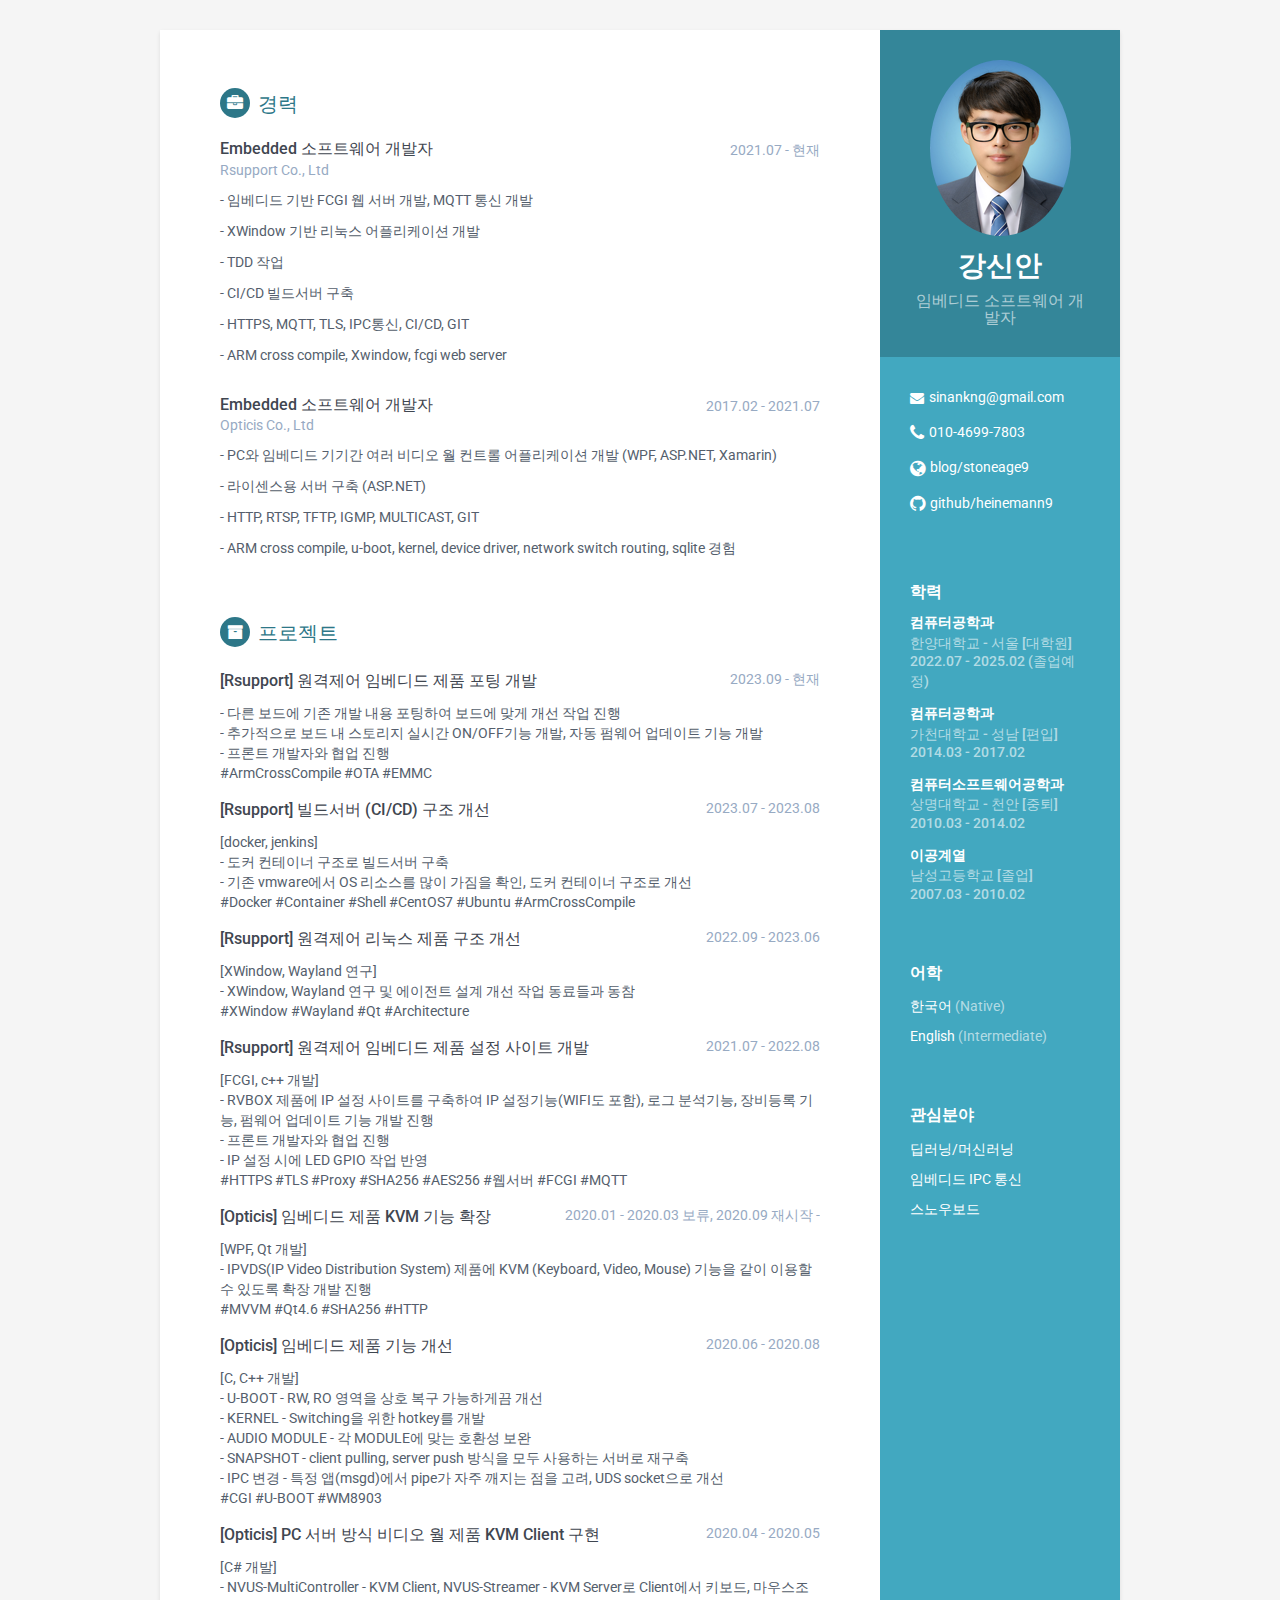
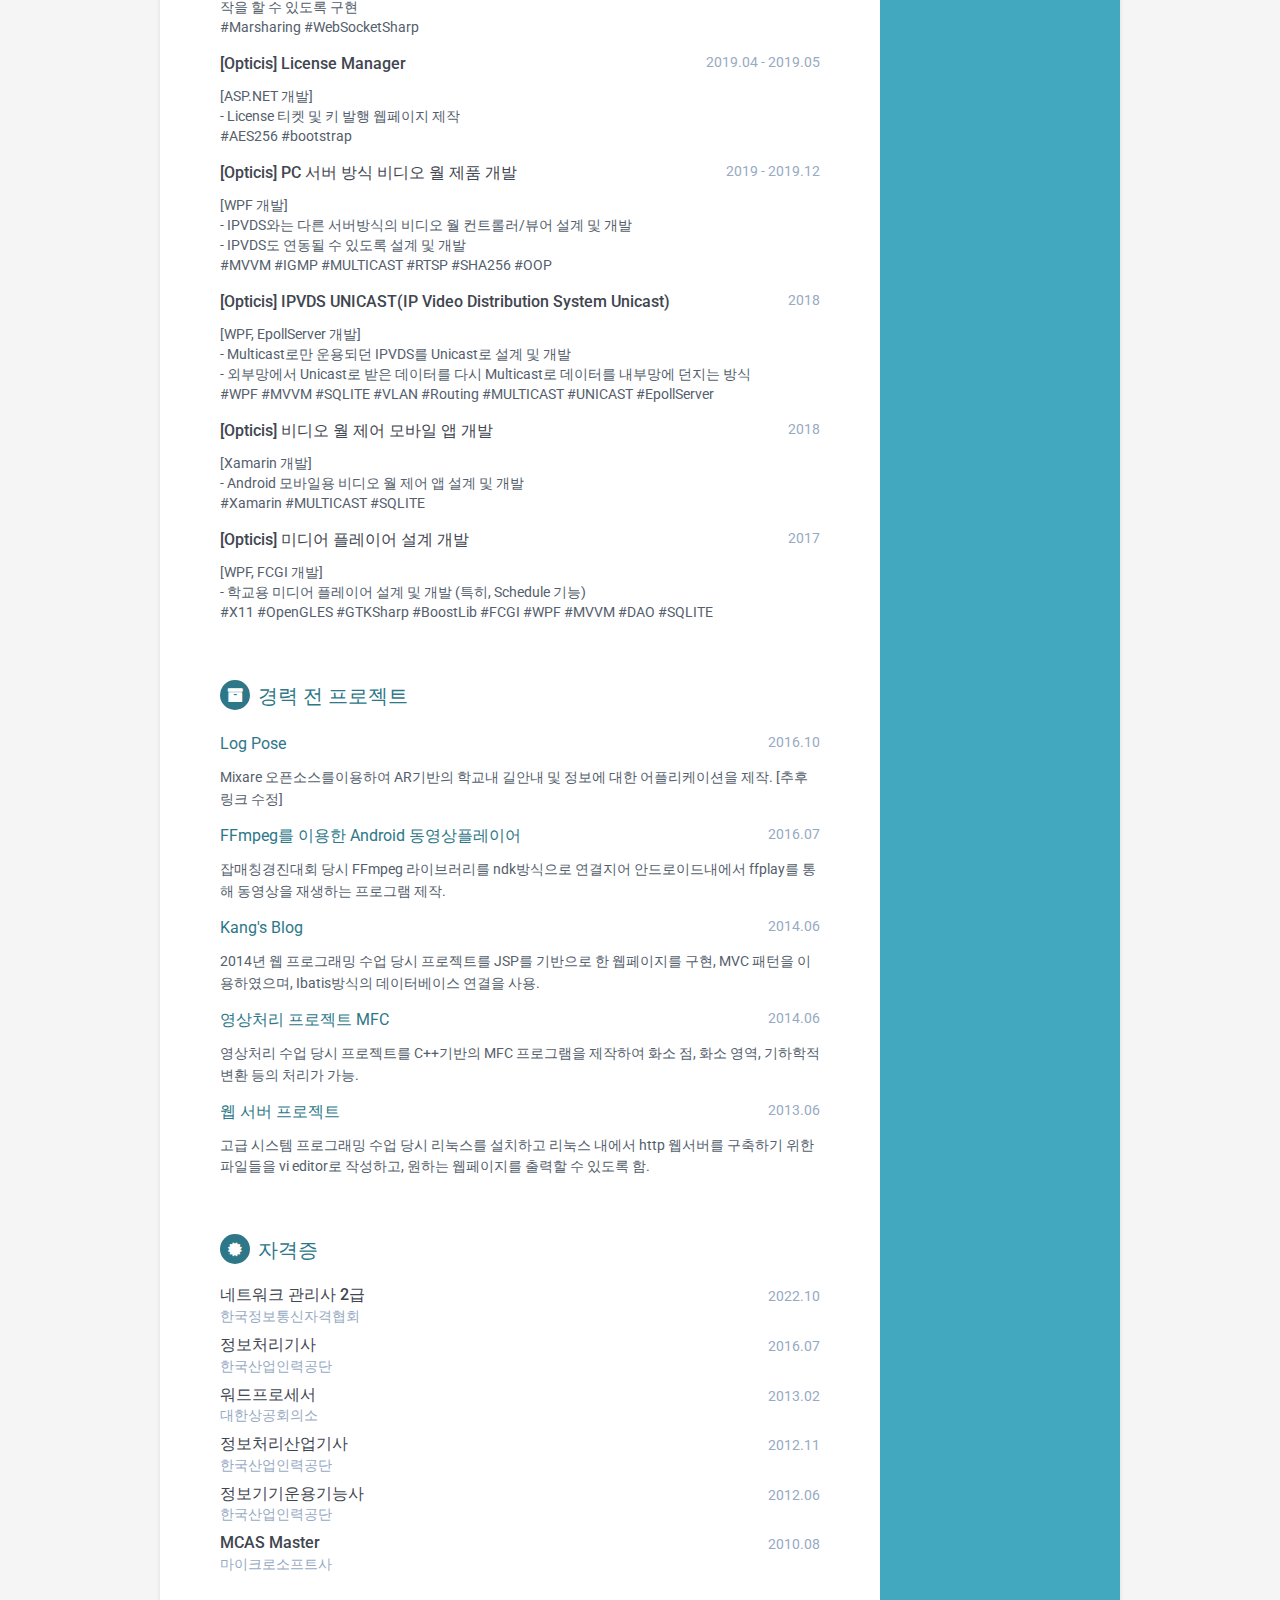
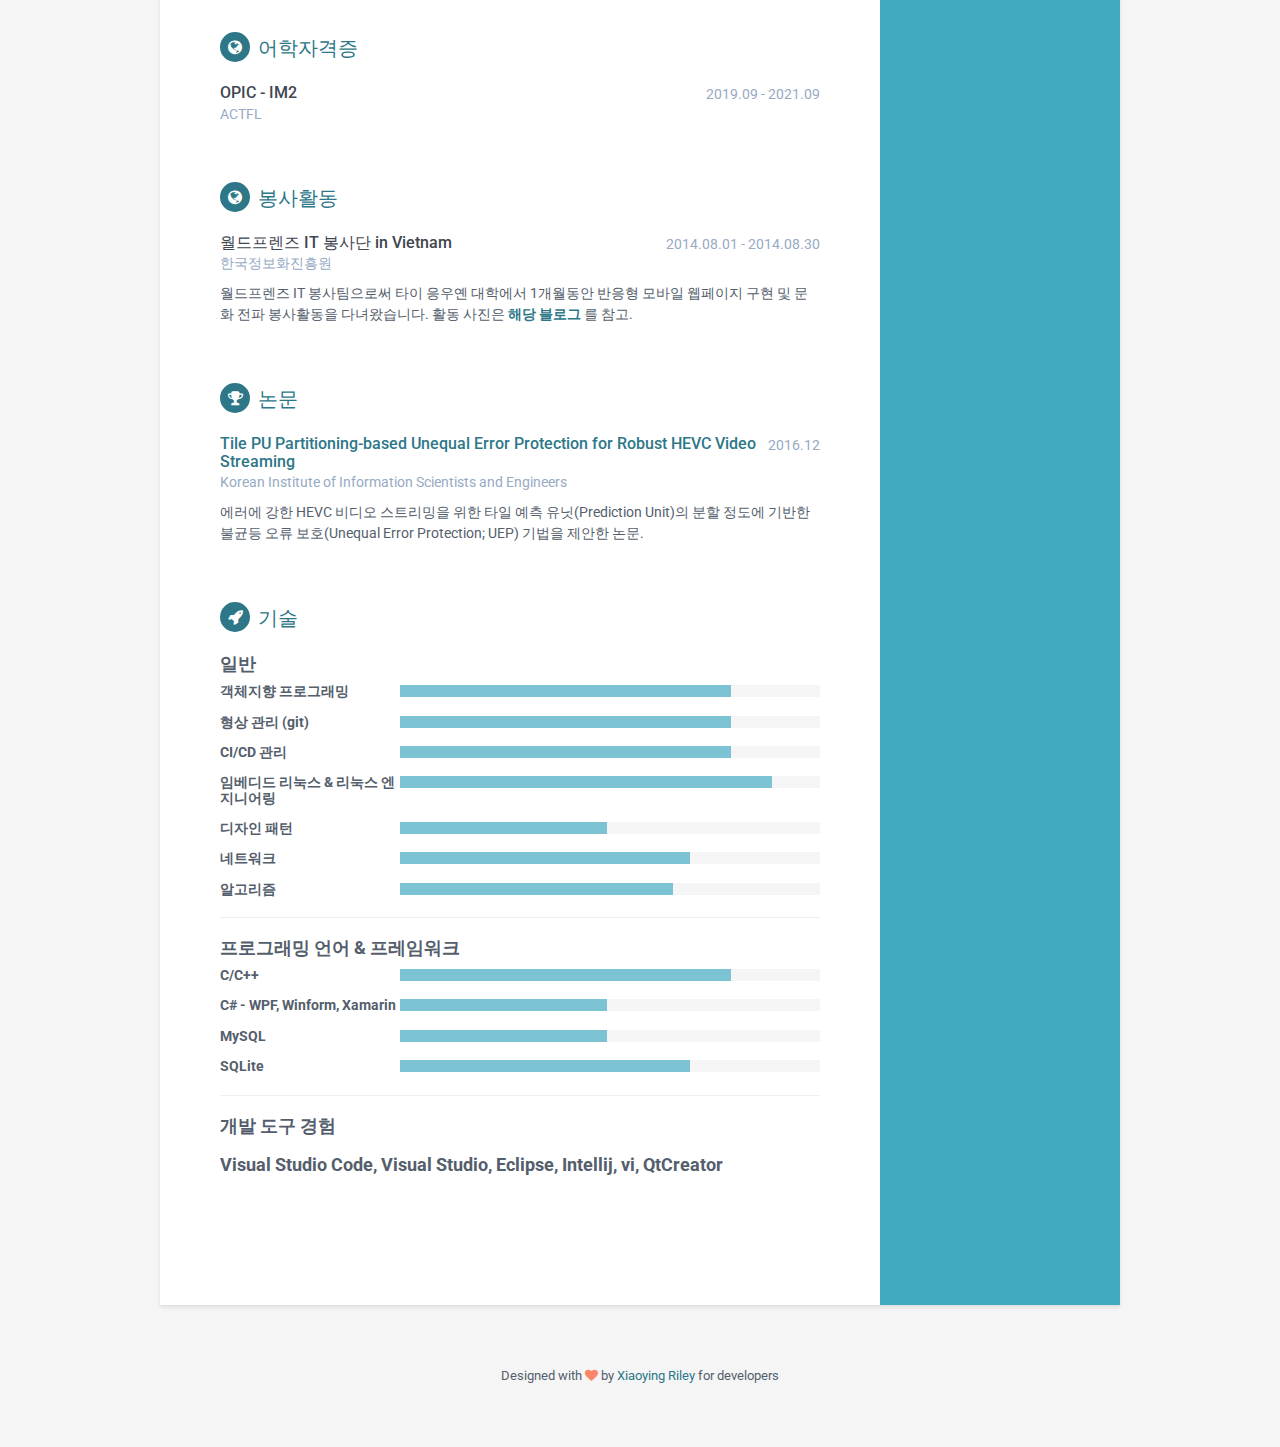
<file: index.html>
﻿<!DOCTYPE html>
<!--[if IE 8]> <html lang="en" class="ie8"> <![endif]-->
<!--[if IE 9]> <html lang="en" class="ie9"> <![endif]-->
<!--[if !IE]><!-->
<html lang="en">
<!--<![endif]-->

<head>
    <title>KSA port-folio</title>
    <!-- Meta -->
    <meta charset="utf-8">
    <meta http-equiv="X-UA-Compatible" content="IE=edge">
    <meta name="viewport" content="width=device-width, initial-scale=1.0">
    <meta name="description" content="Responsive HTML5 Resume/CV Template for Developers">
    <meta name="author" content="Xiaoying Riley at 3rd Wave Media">
    <link rel="shortcut icon" href="favicon.ico">
    <link
        href='https://fonts.googleapis.com/css?family=Roboto:400,500,400italic,300italic,300,500italic,700,700italic,900,900italic'
        rel='stylesheet' type='text/css'>
    <!-- Global CSS -->
    <link rel="stylesheet" href="../assets/plugins/bootstrap/css/bootstrap.min.css">
    <!-- Plugins CSS -->
    <link rel="stylesheet" href="../assets/plugins/font-awesome/css/font-awesome.css">

    <!-- Theme CSS -->
    <link id="theme-style" rel="stylesheet" href="../assets/css/styles.css">
    <!-- HTML5 shim and Respond.js for IE8 support of HTML5 elements and media queries -->
    <!--[if lt IE 9]>
      <script src="https://oss.maxcdn.com/html5shiv/3.7.2/html5shiv.min.js"></script>
      <script src="https://oss.maxcdn.com/respond/1.4.2/respond.min.js"></script>
    <![endif]-->
</head>

<body>
    <div class="wrapper">
        <div class="sidebar-wrapper">
            <div class="profile-container">
                <img class="profile" src="../assets/images/profile.png" alt="" />
                <h1 class="name">강신안</h1>
                <h3 class="tagline">임베디드 소프트웨어 개발자</h3>
                <!--<div class="lang-select">
                    <a href="../en/index.html">English</a> | <a href="../ko/index.html">Korean</a>
                </div>-->
            </div><!--//profile-container-->
            <div class="contact-container container-block">
                <ul class="list-unstyled contact-list">
                    <li class="email"><i class="fa fa-envelope"></i><a
                            href="mailto: sinankng@gmail.com">sinankng@gmail.com</a></li>
                    <li class="phone"><i class="fa fa-phone"></i><a href="tel:010 4699 7803">010-4699-7803</a></li>
                    <li class="website"><i class="fa fa-globe"></i><a href="http://blog.naver.com/stoneage9"
                            target="_blank">blog/stoneage9</a></li>
                    <li class="github"><i class="fa fa-github"></i><a href="https://github.com/heinemann9"
                            target="_blank">github/heinemann9</a></li>
                </ul>
            </div><!--//contact-container-->
            <div class="education-container container-block">
                <h2 class="container-block-title">학력</h2>
                <div class="item">
                    <h4 class="degree">컴퓨터공학과</h4>
                    <h5 class="meta">한양대학교 - 서울 [대학원]</h5>
                    <div class="time">2022.07 - 2025.02 (졸업예정)</div>
                </div><!--//item-->
                <div class="item">
                    <h4 class="degree">컴퓨터공학과</h4>
                    <h5 class="meta">가천대학교 - 성남 [편입]</h5>
                    <div class="time">2014.03 - 2017.02</div>
                </div><!--//item-->
                <div class="item">
                    <h4 class="degree">컴퓨터소프트웨어공학과</h4>
                    <h5 class="meta">상명대학교 - 천안 [중퇴]</h5>
                    <div class="time">2010.03 - 2014.02</div>
                </div><!--//item-->
                <div class="item">
                    <h4 class="degree">이공계열</h4>
                    <h5 class="meta">남성고등학교 [졸업]</h5>
                    <div class="time">2007.03 - 2010.02</div>
                </div><!--//item-->
            </div><!--//education-container-->
            <div class="languages-container container-block">
                <h2 class="container-block-title">어학</h2>
                <ul class="list-unstyled interests-list">
                    <li>한국어 <span class="lang-desc">(Native)</span></li>
                    <li>English <span class="lang-desc">(Intermediate)</span></li>
                </ul>
            </div><!--//interests-->
            <div class="interests-container container-block">
                <h2 class="container-block-title">관심분야</h2>
                <ul class="list-unstyled interests-list">
                    <li>딥러닝/머신러닝</li>
                    <li>임베디드 IPC 통신</li>
                    <li>스노우보드</li>
                </ul>
            </div><!--//interests-->
        </div><!--//sidebar-wrapper-->
        <div class="main-wrapper">
            <!--<section class="section summary-section">
                <h2 class="section-title"><i class="fa fa-user"></i>소개</h2>
                <div class="summary">
                    <p>경험이 다양한 임베디드 소프트웨어 개발자입니다. 현재 알서포트란 회사에 다니고 있으며 원격제어에 관련된 업무를 진행하며 임베디드 리눅스  들을 통해 여러 Protocol을 이용한 프로그램을 제작하고 있습니다.
                        컴퓨터 공학을 전공하였으며, MCSL(Multimedia Communication and Systems Lab)에서 학부연구생으로 UEP(Unequal Error
                        Protection)연구를 진행하여 논문을 제출한 적이 있습니다. 꾸준한 학술, 어플동아리 활동 경력이 있으며, IT 해외 봉사로써 베트남 현지대학의 반응형 모바일 웹페이지
                        구현, 학부연구생으로서 논문제출 등의 경험이 있습니다. 최근 관심 분야는 머신러닝/딥러닝입니다. </p>
                </div>
            </section>-->
            <section class="section experiences-section">
                <h2 class="section-title"><i class="fa fa-briefcase"></i>경력</h2>
                <div class="item">
                    <div class="meta">
                        <div class="upper-row">
                            <h3 class="job-title">Embedded 소프트웨어 개발자</h3>
                            <div class="time">2021.07 - 현재</div>
                        </div><!--//upper-row-->
                        <div class="company">Rsupport Co., Ltd</div>
                    </div><!--//meta-->
                    <div class="details">
                        <p>- 임베디드 기반 FCGI 웹 서버 개발, MQTT 통신 개발</p>
                        <p>- XWindow 기반 리눅스 어플리케이션 개발</p>
                        <p>- TDD 작업</p>
                        <p>- CI/CD 빌드서버 구축</p>
                        <p>- HTTPS, MQTT, TLS, IPC통신, CI/CD, GIT</p>
                        <p>- ARM cross compile, Xwindow, fcgi web server</p>
                    </div><!--//details-->
                </div><!--//item-->
                <div class="item">
                    <div class="meta">
                        <div class="upper-row">
                            <h3 class="job-title">Embedded 소프트웨어 개발자</h3>
                            <div class="time">2017.02 - 2021.07</div>
                        </div><!--//upper-row-->
                        <div class="company">Opticis Co., Ltd</div>
                    </div><!--//meta-->
                    <div class="details">
                        <p>- PC와 임베디드 기기간 여러 비디오 월 컨트롤 어플리케이션 개발 (WPF, ASP.NET, Xamarin)</p>
                        <p>- 라이센스용 서버 구축 (ASP.NET)</p>
                        <p>- HTTP, RTSP, TFTP, IGMP, MULTICAST, GIT</p>
                        <p>- ARM cross compile, u-boot, kernel, device driver, network switch routing, sqlite 경험</p>
                    </div><!--//details-->
                </div><!--//item-->
            </section><!--//section-->
            <section class="section projects-section">
                <h2 class="section-title"><i class="fa fa-archive"></i>프로젝트</h2>
                <div class="item">
                    <div class="meta">
                        <div class="upper-row">
                            <span class="job-title">
                                <p>[Rsupport] 원격제어 임베디드 제품 포팅 개발</p>
                            </span>
                            <div class="time">2023.09 - 현재</div>
                            <div>- 다른 보드에 기존 개발 내용 포팅하여 보드에 맞게 개선 작업 진행</div>
                            <div>- 추가적으로 보드 내 스토리지 실시간 ON/OFF기능 개발, 자동 펌웨어 업데이트 기능 개발</div>
                            <div>- 프론트 개발자와 협업 진행</div>
                            <div>#ArmCrossCompile #OTA #EMMC</div>
                        </div><!--//upper-row-->
                    </div><!--//meta-->
                </div><!--//item-->
                <div class="item">
                    <div class="meta">
                        <div class="upper-row">
                            <span class="job-title">
                                <p>[Rsupport] 빌드서버 (CI/CD) 구조 개선</p>
                            </span>
                            <div class="time">2023.07 - 2023.08</div>
                            <div>[docker, jenkins]</div>
                            <div>- 도커 컨테이너 구조로 빌드서버 구축</div>
                            <div>- 기존 vmware에서 OS 리소스를 많이 가짐을 확인, 도커 컨테이너 구조로 개선</div>
                            <div>#Docker #Container #Shell #CentOS7 #Ubuntu #ArmCrossCompile</div>
                        </div><!--//upper-row-->
                    </div><!--//meta-->
                </div><!--//item-->
                <div class="item">
                    <div class="meta">
                        <div class="upper-row">
                            <span class="job-title">
                                <p>[Rsupport] 원격제어 리눅스 제품 구조 개선</p>
                            </span>
                            <div class="time">2022.09 - 2023.06</div>
                            <div>[XWindow, Wayland 연구]</div>
                            <div>- XWindow, Wayland 연구 및 에이전트 설계 개선 작업 동료들과 동참</div>
                            <div>#XWindow #Wayland #Qt #Architecture</div>
                        </div><!--//upper-row-->
                    </div><!--//meta-->
                </div><!--//item-->
                <div class="item">
                    <div class="meta">
                        <div class="upper-row">
                            <span class="job-title">
                                <p>[Rsupport] 원격제어 임베디드 제품 설정 사이트 개발</p>
                            </span>
                            <div class="time">2021.07 - 2022.08 </div>
                            <div>[FCGI, c++ 개발]</div>
                            <div>- RVBOX 제품에 IP 설정 사이트를 구축하여 IP 설정기능(WIFI도 포함), 로그 분석기능, 장비등록 기능, 펌웨어 업데이트 기능 개발 진행</div>
                            <div>- 프론트 개발자와 협업 진행</div>
                            <div>- IP 설정 시에 LED GPIO 작업 반영</div>
                            <div>#HTTPS #TLS #Proxy #SHA256 #AES256 #웹서버 #FCGI #MQTT</div>
                        </div><!--//upper-row-->
                    </div><!--//meta-->
                </div><!--//item-->
                <div class="item">
                    <div class="meta">
                        <div class="upper-row">
                            <span class="job-title">
                                <p>[Opticis] 임베디드 제품 KVM 기능 확장</p>
                            </span>
                            <div class="time">2020.01 - 2020.03 보류, 2020.09 재시작 - </div>
                            <div>[WPF, Qt 개발]</div>
                            <div>- IPVDS(IP Video Distribution System) 제품에 KVM (Keyboard, Video, Mouse) 기능을 같이 이용할 수 있도록
                                확장 개발 진행</div>
                            <div>#MVVM #Qt4.6 #SHA256 #HTTP</div>
                        </div><!--//upper-row-->
                    </div><!--//meta-->
                </div><!--//item-->
                <div class="item">
                    <div class="meta">
                        <div class="upper-row">
                            <span class="job-title">
                                <p>[Opticis] 임베디드 제품 기능 개선</p>
                            </span>
                            <div class="time">2020.06 - 2020.08</div>
                            <div>[C, C++ 개발]</div>
                            <div>- U-BOOT - RW, RO 영역을 상호 복구 가능하게끔 개선</div>
                            <div>- KERNEL - Switching을 위한 hotkey를 개발</div>
                            <div>- AUDIO MODULE - 각 MODULE에 맞는 호환성 보완</div>
                            <div>- SNAPSHOT - client pulling, server push 방식을 모두 사용하는 서버로 재구축</div>
                            <div>- IPC 변경 - 특정 앱(msgd)에서 pipe가 자주 깨지는 점을 고려, UDS socket으로 개선</div>
                            <div>#CGI #U-BOOT #WM8903</div>
                        </div><!--//upper-row-->
                    </div><!--//meta-->
                </div><!--//item-->
                <div class="item">
                    <div class="meta">
                        <div class="upper-row">
                            <span class="job-title">
                                <p>[Opticis] PC 서버 방식 비디오 월 제품 KVM Client 구현</p>
                            </span>
                            <div class="time">2020.04 - 2020.05</div>
                            <div>[C# 개발]</div>
                            <div>- NVUS-MultiController - KVM Client, NVUS-Streamer - KVM Server로 Client에서 키보드, 마우스조작을 할 수
                                있도록 구현</div>
                            <div>#Marsharing #WebSocketSharp</div>
                        </div><!--//upper-row-->
                    </div><!--//meta-->
                </div><!--//item-->
                <div class="item">
                    <div class="meta">
                        <div class="upper-row">
                            <span class="job-title">
                                <p>[Opticis] License Manager</p>
                            </span>
                            <div class="time">2019.04 - 2019.05</div>
                            <div>[ASP.NET 개발]</div>
                            <div>- License 티켓 및 키 발행 웹페이지 제작</div>
                            <div>#AES256 #bootstrap</div>
                        </div><!--//upper-row-->
                    </div><!--//meta-->
                </div><!--//item-->
                <div class="item">
                    <div class="meta">
                        <div class="upper-row">
                            <span class="job-title">
                                <p>[Opticis] PC 서버 방식 비디오 월 제품 개발</p>
                            </span>
                            <div class="time">2019 - 2019.12</div>
                            <div>[WPF 개발]</div>
                            <div>- IPVDS와는 다른 서버방식의 비디오 월 컨트롤러/뷰어 설계 및 개발</div>
                            <div>- IPVDS도 연동될 수 있도록 설계 및 개발</div>
                            <div>#MVVM #IGMP #MULTICAST #RTSP #SHA256 #OOP</div>
                        </div><!--//upper-row-->
                    </div><!--//meta-->
                </div><!--//item-->
                <div class="item">
                    <div class="meta">
                        <div class="upper-row">
                            <span class="job-title">
                                <p>[Opticis] IPVDS UNICAST(IP Video Distribution System Unicast)</p>
                            </span>
                            <div class="time">2018</div>
                            <div>[WPF, EpollServer 개발]</div>
                            <div>- Multicast로만 운용되던 IPVDS를 Unicast로 설계 및 개발</div>
                            <div>- 외부망에서 Unicast로 받은 데이터를 다시 Multicast로 데이터를 내부망에 던지는 방식</div>
                            <div>#WPF #MVVM #SQLITE #VLAN #Routing #MULTICAST #UNICAST #EpollServer</div>
                        </div><!--//upper-row-->
                    </div><!--//meta-->
                </div><!--//item-->
                <div class="item">
                    <div class="meta">
                        <div class="upper-row">
                            <span class="job-title">
                                <p>[Opticis] 비디오 월 제어 모바일 앱 개발</p>
                            </span>
                            <div class="time">2018</div>
                            <div>[Xamarin 개발]</div>
                            <div>- Android 모바일용 비디오 월 제어 앱 설계 및 개발</div>
                            <div>#Xamarin #MULTICAST #SQLITE</div>
                        </div><!--//upper-row-->
                    </div><!--//meta-->
                </div><!--//item-->
                <div class="item">
                    <div class="meta">
                        <div class="upper-row">
                            <span class="job-title">
                                <p>[Opticis] 미디어 플레이어 설계 개발</p>
                            </span>
                            <div class="time">2017</div>
                            <div>[WPF, FCGI 개발]</div>
                            <div>- 학교용 미디어 플레이어 설계 및 개발 (특히, Schedule 기능)</div>
                            <div>#X11 #OpenGLES #GTKSharp #BoostLib #FCGI #WPF #MVVM #DAO #SQLITE</div>
                        </div><!--//upper-row-->
                    </div><!--//meta-->
                </div><!--//item-->
            </section><!--//section-->
            <section class="section projects-section">
                <h2 class="section-title"><i class="fa fa-archive"></i>경력 전 프로젝트</h2>
                <div class="item">
                    <div class="meta">
                        <div class="upper-row">
                            <span class="project-title">
                                <p><a href="https://github.com/heinemann9/AndroidAR_test_3" target="_blank">Log Pose</a>
                                </p>
                            </span>
                            <div class="time">2016.10</div>
                            <span class="project-tagline">Mixare 오픈소스를이용하여 AR기반의 학교내 길안내 및 정보에 대한 어플리케이션을 제작. [추후 링크
                                수정]</span>
                        </div><!--//upper-row-->
                    </div><!--//meta-->
                </div><!--//item-->
                <div class="item">
                    <div class="meta">
                        <div class="upper-row">
                            <span class="project-title">
                                <p><a href="https://blog.naver.com/stoneage9/220839114990" target="_blank">FFmpeg를 이용한 Android
                                        동영상플레이어</a></p>
                            </span>
                            <div class="time">2016.07</div>
                            <span class="project-tagline">잡매칭경진대회 당시 FFmpeg 라이브러리를 ndk방식으로 연결지어 안드로이드내에서 ffplay를 통해 동영상을
                                재생하는 프로그램 제작.</span>
                        </div><!--//upper-row-->
                    </div><!--//meta-->
                </div><!--//item-->
                <div class="item">
                    <div class="meta">
                        <div class="upper-row">
                            <span class="project-title">
                                <p><a href="https://blog.naver.com/stoneage9/220043669427" target="_blank">Kang's Blog</a></p>
                            </span>
                            <div class="time">2014.06</div>
                            <span class="project-tagline">2014년 웹 프로그래밍 수업 당시 프로젝트를 JSP를 기반으로 한 웹페이지를 구현, MVC 패턴을
                                이용하였으며, Ibatis방식의 데이터베이스 연결을 사용.</span>
                        </div><!--//upper-row-->
                    </div><!--//meta-->
                </div><!--//item-->
                <div class="item">
                    <div class="meta">
                        <div class="upper-row">
                            <span class="project-title">
                                <p><a href="https://blog.naver.com/stoneage9/220029025721" target="_blank">영상처리 프로젝트 MFC</a></p>
                            </span>
                            <div class="time">2014.06</div>
                            <span class="project-tagline">영상처리 수업 당시 프로젝트를 C++기반의 MFC 프로그램을 제작하여 화소 점, 화소 영역, 기하학적 변환 등의
                                처리가 가능.</span>
                        </div><!--//upper-row-->
                    </div><!--//meta-->
                </div><!--//item-->
                <div class="item">
                    <div class="meta">
                        <div class="upper-row">
                            <span class="project-title">
                                <p><a href="https://blog.naver.com/stoneage9/40201644459" target="_blank">웹 서버 프로젝트</a></p>
                            </span>
                            <div class="time">2013.06</div>
                            <span class="project-tagline">고급 시스템 프로그래밍 수업 당시 리눅스를 설치하고 리눅스 내에서 http 웹서버를 구축하기 위한 파일들을 vi
                                editor로 작성하고, 원하는 웹페이지를 출력할 수 있도록 함.</span>
                        </div><!--//upper-row-->
                    </div><!--//meta-->
                </div><!--//item-->
            </section><!--//section-->
            <section class=" certificate-section section">
                <h2 class="section-title"><i class="fa fa-certificate"></i>자격증</h2>
                <div class="item">
                    <div class="meta">
                        <div class="upper-row">
                            <h3 class="job-title">네트워크 관리사 2급</h3>
                            <div class="time">2022.10</div>
                        </div>
                        <div class="company">한국정보통신자격협회</div>
                    </div>
                </div>
                <div class="item">
                    <div class="meta">
                        <div class="upper-row">
                            <h3 class="job-title">정보처리기사</h3>
                            <div class="time">2016.07</div>
                        </div>
                        <div class="company">한국산업인력공단</div>
                    </div>
                </div>
                <div class="item">
                    <div class="meta">
                        <div class="upper-row">
                            <h3 class="job-title">워드프로세서</h3>
                            <div class="time">2013.02</div>
                        </div>
                        <div class="company">대한상공회의소</div>
                    </div>
                </div>
                <div class="item">
                    <div class="meta">
                        <div class="upper-row">
                            <h3 class="job-title">정보처리산업기사</h3>
                            <div class="time">2012.11</div>
                        </div>
                        <div class="company">한국산업인력공단</div>
                    </div>
                </div>
                <div class="item">
                    <div class="meta">
                        <div class="upper-row">
                            <h3 class="job-title">정보기기운용기능사</h3>
                            <div class="time">2012.06</div>
                        </div>
                        <div class="company">한국산업인력공단</div>
                    </div>
                </div>
                <div class="item">
                    <div class="meta">
                        <div class="upper-row">
                            <h3 class="job-title">MCAS Master</h3>
                            <div class="time">2010.08</div>
                        </div>
                        <div class="company">마이크로소프트사</div>
                    </div>
                </div>
            </section>
            <section class="volunteer-section section">
                <h2 class="section-title"><i class="fa fa-globe"></i>어학자격증</h2>
                <div class="item">
                    <div class="meta">
                        <div class="upper-row">
                            <h3 class="job-title">OPIC - IM2</h3>
                            <div class="time">2019.09 - 2021.09</div>
                        </div><!--//upper-row-->
                        <div class="company">ACTFL</div>
                    </div><!--//meta-->
                </div><!--//item-->
            </section>
            <section class="volunteer-section section">
                <h2 class="section-title"><i class="fa fa-globe"></i>봉사활동</h2>
                <div class="item">
                    <div class="meta">
                        <div class="upper-row">
                            <h3 class="job-title">월드프렌즈 IT 봉사단 in Vietnam</h3>
                            <div class="time">2014.08.01 - 2014.08.30</div>
                        </div><!--//upper-row-->
                        <div class="company">한국정보화진흥원</div>
                    </div><!--//meta-->
                    <div class="details">
                        <p>
                            월드프렌즈 IT 봉사팀으로써 타이 응우옌 대학에서 1개월동안 반응형 모바일 웹페이지 구현 및 문화 전파 봉사활동을 다녀왔습니다. 활동 사진은
                            <a href="https://blog.naver.com/stoneage9/220245616722" target="_blank"><b>해당 블로그</b></a>
                            를 참고.
                        </p>
                    </div><!--//details-->
                </div><!--//item-->
            </section>
            <section class="awards-section section">
                <h2 class="section-title"><i class="fa fa-trophy"></i>논문</h2>
                <div class="item">
                    <div class="meta">
                        <div class="upper-row">
                            <h3 class="job-title"><a
                                    href="http://mcsl.skku.edu/wordpress/wp-content/uploads/2015/10/FN_1612192132717.pdf"
                                    target="_blank">Tile PU Partitioning-based Unequal Error Protection for Robust HEVC
                                    Video Streaming</a></h3>
                            <div class="time">2016.12</div>
                        </div>
                        <div class="company">Korean Institute of Information Scientists and Engineers</div>
                        <div class="details">
                            <p>에러에 강한 HEVC 비디오 스트리밍을 위한 타일 예측 유닛(Prediction Unit)의 분할 정도에 기반한 불균등 오류 보호(Unequal Error
                                Protection; UEP) 기법을 제안한 논문.</p>
                        </div><!--//details-->
                    </div>
                </div>
            </section>
            <section class="skills-section section">
                <h2 class="section-title"><i class="fa fa-rocket"></i>기술</h2>
                <div class="skillset">
                    <div class="intro">
                        <h4 class="sub-title">일반</h4>
                    </div>
                    <div class="item">
                        <h3 class="level-title">객체지향 프로그래밍</h3>
                        <div class="level-bar">
                            <div class="level-bar-inner" data-level="80%"></div>
                        </div><!--//level-bar-->
                    </div><!--//item-->

                    <div class="item">
                        <h3 class="level-title">형상 관리 (git)</h3>
                        <div class="level-bar">
                            <div class="level-bar-inner" data-level="80%"></div>
                        </div><!--//level-bar-->
                    </div><!--//item-->

                    <div class="item">
                        <h3 class="level-title">CI/CD 관리</h3>
                        <div class="level-bar">
                            <div class="level-bar-inner" data-level="80%"></div>
                        </div><!--//level-bar-->
                    </div><!--//item-->

                    <div class="item">
                        <h3 class="level-title">임베디드 리눅스 & 리눅스 엔지니어링</h3>
                        <div class="level-bar">
                            <div class="level-bar-inner" data-level="90%">
                            </div>
                        </div><!--//level-bar-->
                    </div><!--//item-->

                    <div class="item">
                        <h3 class="level-title">디자인 패턴</h3>
                        <div class="level-bar">
                            <div class="level-bar-inner" data-level="50%">
                            </div>
                        </div><!--//level-bar-->
                    </div><!--//item-->
                    <div class="item">
                        <h3 class="level-title">네트워크</h3>
                        <div class="level-bar">
                            <div class="level-bar-inner" data-level="70%">
                            </div>
                        </div><!--//level-bar-->
                    </div><!--//item-->
                    <div class="item">
                        <h3 class="level-title">알고리즘</h3>
                        <div class="level-bar">
                            <div class="level-bar-inner" data-level="66%">
                            </div>
                        </div><!--//level-bar-->
                    </div><!--//item-->
                </div>
                <hr />
                <div class="skillset">
                    <div class="intro">
                        <h4 class="sub-title">프로그래밍 언어 & 프레임워크</h4>
                    </div>
                    <div class="item">
                        <h3 class="level-title">C/C++</h3>
                        <div class="level-bar">
                            <div class="level-bar-inner" data-level="80%"></div>
                        </div><!--//level-bar-->
                    </div><!--//item-->
                    <div class="item">
                        <h3 class="level-title">C# - WPF, Winform, Xamarin</h3>
                        <div class="level-bar">
                            <div class="level-bar-inner" data-level="50%"></div>
                        </div><!--//level-bar-->
                    </div><!--//item-->
                    <div class="item">
                        <h3 class="level-title">MySQL</h3>
                        <div class="level-bar">
                            <div class="level-bar-inner" data-level="50%">
                            </div>
                        </div><!--//level-bar-->
                    </div><!--//item-->
                    <div class="item">
                        <h3 class="level-title">SQLite</h3>
                        <div class="level-bar">
                            <div class="level-bar-inner" data-level="70%">
                            </div>
                        </div><!--//level-bar-->
                    </div><!--//item-->
                    <hr />
                    <div class="skillset">
                        <div class="intro">
                            <h4 class="sub-title">개발 도구 경험</h4>
                        </div>
                        <div class="item">
                            <h4>Visual Studio Code, Visual Studio, Eclipse, Intellij, vi, QtCreator</h4>
                        </div><!--//item-->
                    </div>
            </section><!--//skills-section-->
        </div><!--//main-body-->
    </div>
    <footer class="footer">
        <div class="text-center">
            <!--/* This template is released under the Creative Commons Attribution 3.0 License. Please keep the attribution link below when using for your own project. Thank you for your support. :) If you'd like to use the template without the attribution, you can check out other license options via our website: themes.3rdwavemedia.com */-->
            <small class="copyright">Designed with <i class="fa fa-heart"></i> by <a
                    href="http://themes.3rdwavemedia.com" target="_blank">Xiaoying Riley</a> for developers</small>
        </div><!--//container-->
    </footer><!--//footer-->
    <!-- Javascript -->
    <script type="text/javascript" src="../assets/plugins/jquery-1.11.3.min.js"></script>
    <script type="text/javascript" src="../assets/plugins/bootstrap/js/bootstrap.min.js"></script>
    <!-- custom js -->
    <script type="text/javascript" src="../assets/js/main.js"></script>
</body>

</html>
</file>
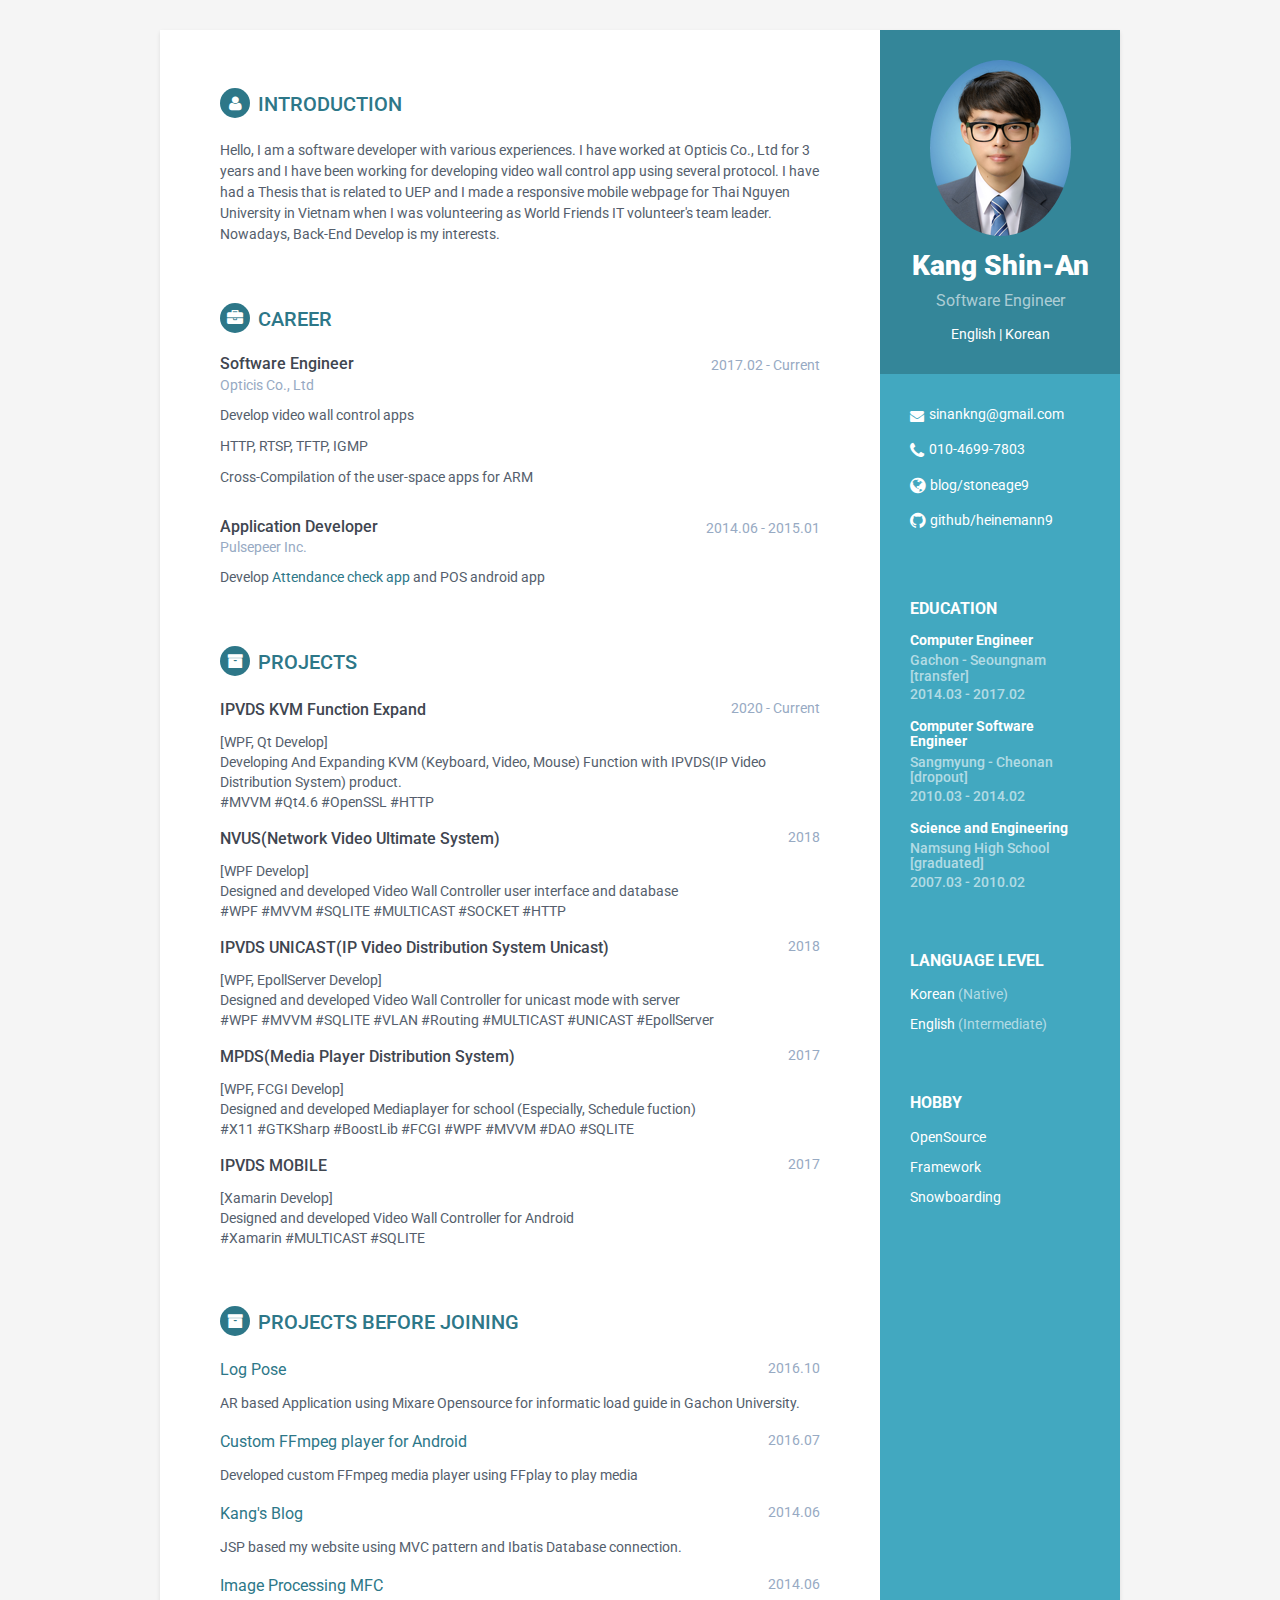
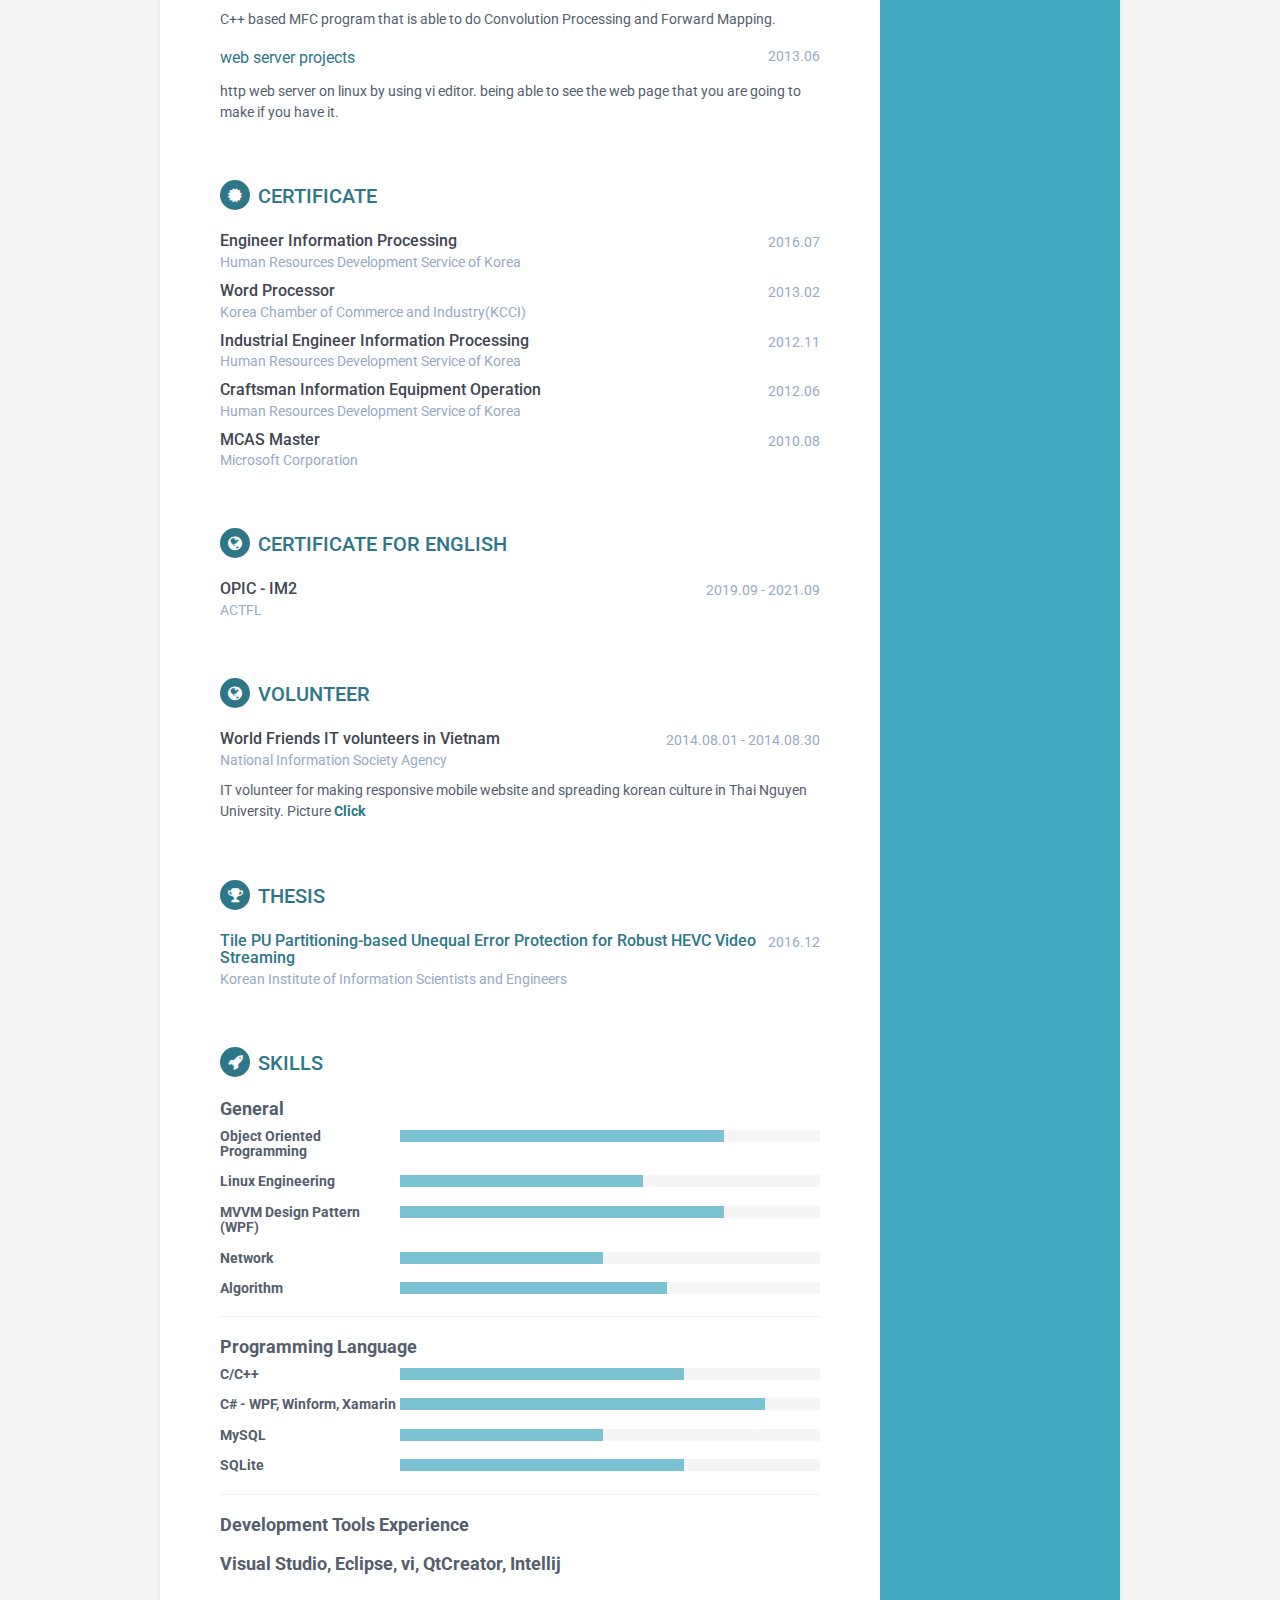
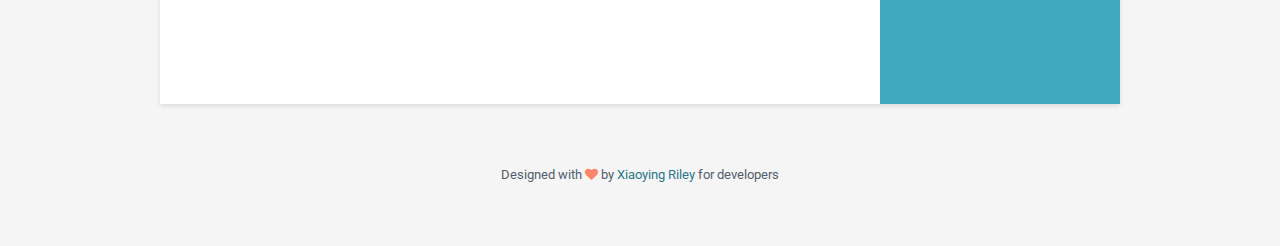
<file: en/index.html>
﻿<!DOCTYPE html>
<!--[if IE 8]> <html lang="en" class="ie8"> <![endif]-->
<!--[if IE 9]> <html lang="en" class="ie9"> <![endif]-->
<!--[if !IE]><!-->
<html lang="en">
 <!--<![endif]-->
<head>
    <title>KSA port-folio</title>
    <!-- Meta -->
    <meta charset="utf-8">
    <meta http-equiv="X-UA-Compatible" content="IE=edge">
    <meta name="viewport" content="width=device-width, initial-scale=1.0">
    <meta name="description" content="Responsive HTML5 Resume/CV Template for Developers">
    <meta name="author" content="Xiaoying Riley at 3rd Wave Media">
    <link rel="shortcut icon" href="favicon.ico">
    <link href='https://fonts.googleapis.com/css?family=Roboto:400,500,400italic,300italic,300,500italic,700,700italic,900,900italic' rel='stylesheet' type='text/css'>
    <!-- Global CSS -->
    <link rel="stylesheet" href="../assets/plugins/bootstrap/css/bootstrap.min.css">
    <!-- Plugins CSS -->
    <link rel="stylesheet" href="../assets/plugins/font-awesome/css/font-awesome.css">
    <!-- Theme CSS -->
    <link id="theme-style" rel="stylesheet" href="../assets/css/styles.css">
    <!-- HTML5 shim and Respond.js for IE8 support of HTML5 elements and media queries -->
    <!--[if lt IE 9]>
        <script src="https://oss.maxcdn.com/html5shiv/3.7.2/html5shiv.min.js"></script>
        <script src="https://oss.maxcdn.com/respond/1.4.2/respond.min.js"></script>
    <![endif]-->
</head>
<body>
    <div class="wrapper">
        <div class="sidebar-wrapper">
            <div class="profile-container">
                <img class="profile" src="../assets/images/profile.png" alt="" />
                <h1 class="name">Kang Shin-An</h1>
                <h3 class="tagline">Software Engineer</h3>
                <div class="lang-select">
                    <a href="../en/index.html">English</a> | <a href="../ko/index.html">Korean</a>
                </div>
            </div><!--//profile-container-->
            <div class="contact-container container-block">
                <ul class="list-unstyled contact-list">
                    <li class="email"><i class="fa fa-envelope"></i><a href="mailto: sinankng@gmail.com">sinankng@gmail.com</a></li>
                    <li class="phone"><i class="fa fa-phone"></i><a href="tel:010 4699 7803">010-4699-7803</a></li>
                    <li class="website"><i class="fa fa-globe"></i><a href="http://blog.naver.com/stoneage9" target="_blank">blog/stoneage9</a></li>
                    <li class="github"><i class="fa fa-github"></i><a href="https://github.com/heinemann9" target="_blank">github/heinemann9</a></li>
                </ul>
            </div><!--//contact-container-->
            <div class="education-container container-block">
                <h2 class="container-block-title">Education</h2>
                <div class="item">
                    <h4 class="degree">Computer Engineer</h4>
                    <h5 class="meta">Gachon - Seoungnam [transfer]</h5>
                    <div class="time">2014.03 - 2017.02</div>
                </div><!--//item-->
                <div class="item">
                    <h4 class="degree">Computer Software Engineer</h4>
                    <h5 class="meta">Sangmyung - Cheonan [dropout]</h5>
                    <div class="time">2010.03 - 2014.02</div>
                </div><!--//item-->
                <div class="item">
                    <h4 class="degree">Science and Engineering</h4>
                    <h5 class="meta">Namsung High School [graduated]</h5>
                    <div class="time">2007.03 - 2010.02</div>
                </div><!--//item-->
            </div><!--//education-container-->
            <div class="languages-container container-block">
                <h2 class="container-block-title">Language level</h2>
                <ul class="list-unstyled interests-list">
                    <li>Korean <span class="lang-desc">(Native)</span></li>
                    <li>English <span class="lang-desc">(Intermediate)</span></li>
                </ul>
            </div><!--//interests-->
            <div class="interests-container container-block">
                <h2 class="container-block-title">Hobby</h2>
                <ul class="list-unstyled interests-list">
                    <li>OpenSource</li>
                    <li>Framework</li>
                    <li>Snowboarding</li>
                </ul>
            </div><!--//interests-->
        </div><!--//sidebar-wrapper-->
        <div class="main-wrapper">
            <section class="section summary-section">
                <h2 class="section-title"><i class="fa fa-user"></i>Introduction</h2>
                <div class="summary">
                    <p>Hello, I am a software developer with various experiences. I have worked at Opticis Co., Ltd for 3 years and I have been working for developing video wall control app using several protocol. I have had a Thesis that is related to UEP and I made a responsive mobile webpage for Thai Nguyen University in Vietnam when I was volunteering as World Friends IT volunteer's team leader. Nowadays, Back-End Develop is my interests. </p>
                </div><!--//summary-->
            </section><!--//section-->
            <section class="section experiences-section">
                <h2 class="section-title"><i class="fa fa-briefcase"></i>Career</h2>
                <div class="item">
                    <div class="meta">
                        <div class="upper-row">
                            <h3 class="job-title">Software Engineer</h3>
                            <div class="time">2017.02 - Current</div>
                        </div><!--//upper-row-->
                        <div class="company">Opticis Co., Ltd</div>
                    </div><!--//meta-->
                    <div class="details">
                        <p>Develop video wall control apps</p>
                        <p>HTTP, RTSP, TFTP, IGMP</p>
                        <p>Cross-Compilation of the user-space apps for ARM</p>
                    </div><!--//details-->
                </div><!--//item-->
                <div class="item">
                    <div class="meta">
                        <div class="upper-row">
                            <h3 class="job-title">Application Developer</h3>
                            <div class="time">2014.06 - 2015.01</div>
                        </div><!--//upper-row-->
                        <div class="company">Pulsepeer Inc.</div>
                    </div><!--//meta-->
                    <div class="details">
                        <p>Develop <a href="http://stoneage9.blog.me/220058574845" target="_blank">Attendance check app</a> and POS android app</p>
                    </div><!--//details-->
                </div><!--//item-->
            </section><!--//section-->
            <section class="section projects-section">
                <h2 class="section-title"><i class="fa fa-archive"></i>Projects</h2>
                <div class="item">
                    <div class="meta">
                        <div class="upper-row">
                            <span class="job-title"><p>IPVDS KVM Function Expand</p></span>
                            <div class="time">2020 - Current</div>
                            <div>[WPF, Qt Develop]</div>
                            <div>Developing And Expanding KVM (Keyboard, Video, Mouse) Function with IPVDS(IP Video Distribution System) product.</div>
                            <div>#MVVM #Qt4.6 #OpenSSL #HTTP</div>
                        </div><!--//upper-row-->
                    </div><!--//meta-->
                </div><!--//item-->
                <div class="item">
                    <div class="meta">
                        <div class="upper-row">
                            <span class="job-title"><p>NVUS(Network Video Ultimate System)</p></span>
                            <div class="time">2018</div>
                            <div>[WPF Develop]</div>
                            <div>Designed and developed Video Wall Controller user interface and database</div>
                            <div>#WPF #MVVM #SQLITE #MULTICAST #SOCKET #HTTP</div>
                        </div><!--//upper-row-->
                    </div><!--//meta-->
                </div><!--//item-->
                <div class="item">
                    <div class="meta">
                        <div class="upper-row">
                            <span class="job-title"><p>IPVDS UNICAST(IP Video Distribution System Unicast)</p></span>
                            <div class="time">2018</div>
                            <div>[WPF, EpollServer Develop]</div>
                            <div>Designed and developed Video Wall Controller for unicast mode with server</div>
                            <div>#WPF #MVVM #SQLITE #VLAN #Routing #MULTICAST #UNICAST #EpollServer</div>
                        </div><!--//upper-row-->
                    </div><!--//meta-->
                </div><!--//item-->
                <div class="item">
                    <div class="meta">
                        <div class="upper-row">
                            <span class="job-title"><p>MPDS(Media Player Distribution System)</p></span>
                            <div class="time">2017</div>
                            <div>[WPF, FCGI Develop]</div>
                            <div>Designed and developed Mediaplayer for school (Especially, Schedule fuction)</div>
                            <div>#X11 #GTKSharp #BoostLib #FCGI #WPF #MVVM #DAO #SQLITE</div>
                        </div><!--//upper-row-->
                    </div><!--//meta-->
                </div><!--//item-->
                <div class="item">
                    <div class="meta">
                        <div class="upper-row">
                            <span class="job-title"><p>IPVDS MOBILE</p></span>
                            <div class="time">2017</div>
                            <div>[Xamarin Develop]</div>
                            <div>Designed and developed Video Wall Controller for Android</div>
                            <div>#Xamarin #MULTICAST #SQLITE</div>
                        </div><!--//upper-row-->
                    </div><!--//meta-->
                </div><!--//item-->
            </section><!--//section-->
            <section class="section projects-section">
                <h2 class="section-title"><i class="fa fa-archive"></i>Projects before joining</h2>
                <div class="item">
                    <div class="meta">
                        <div class="upper-row">
                            <span class="project-title"><p><a href="https://github.com/heinemann9/AndroidAR_test_3" target="_blank">Log Pose</a></p></span>
                            <div class="time">2016.10</div>
                            <span class="project-tagline">AR based Application using Mixare Opensource for informatic load guide in Gachon University.</span>
                        </div><!--//upper-row-->
                    </div><!--//meta-->
                </div><!--//item-->
                <div class="item">
                    <div class="meta">
                        <div class="upper-row">
                            <span class="project-title"><p><a href="http://stoneage9.blog.me/220839114990" target="_blank">Custom FFmpeg player for Android</a></p></span>
                            <div class="time">2016.07</div>
                            <span class="project-tagline">Developed custom FFmpeg media player using FFplay to play media</span>
                        </div><!--//upper-row-->
                    </div><!--//meta-->
                </div><!--//item-->
                <div class="item">
                    <div class="meta">
                        <div class="upper-row">
                            <span class="project-title"><p><a href="http://stoneage9.blog.me/220043669427" target="_blank">Kang's Blog</a></p></span>
                            <div class="time">2014.06</div>
                            <span class="project-tagline">JSP based my website using MVC pattern and Ibatis Database connection.</span>
                        </div><!--//upper-row-->
                    </div><!--//meta-->
                </div><!--//item-->
                <div class="item">
                    <div class="meta">
                        <div class="upper-row">
                            <span class="project-title"><p><a href="http://stoneage9.blog.me/220029025721" target="_blank">Image Processing MFC</a></p></span>
                            <div class="time">2014.06</div>
                            <span class="project-tagline">C++ based MFC program that is able to do Convolution Processing and Forward Mapping.</span>
                        </div><!--//upper-row-->
                    </div><!--//meta-->
                </div><!--//item-->
                <div class="item">
                    <div class="meta">
                        <div class="upper-row">
                            <span class="project-title"><p><a href="http://stoneage9.blog.me/40201644459" target="_blank">web server projects</a></p></span>
                            <div class="time">2013.06</div>
                            <span class="project-tagline">http web server on linux by using vi editor. being able to see the web page that you are going to make if you have it.</span>
                        </div><!--//upper-row-->
                    </div><!--//meta-->
                </div><!--//item-->
            </section><!--//section-->
            <section class=" certificate-section section">
                <h2 class="section-title"><i class="fa fa-certificate"></i>Certificate</h2>
                <div class="item">
                    <div class="meta">
                        <div class="upper-row">
                            <h3 class="job-title">Engineer Information Processing</h3>
                            <div class="time">2016.07</div>
                        </div>
                        <div class="company">Human Resources Development Service of Korea</div>
                    </div>
                </div>
                <div class="item">
                    <div class="meta">
                        <div class="upper-row">
                            <h3 class="job-title">Word Processor</h3>
                            <div class="time">2013.02</div>
                        </div>
                        <div class="company">Korea Chamber of Commerce and Industry(KCCI)</div>
                    </div>
                </div>
                <div class="item">
                    <div class="meta">
                        <div class="upper-row">
                            <h3 class="job-title">Industrial Engineer Information Processing</h3>
                            <div class="time">2012.11</div>
                        </div>
                        <div class="company">Human Resources Development Service of Korea</div>
                    </div>
                </div>
                <div class="item">
                    <div class="meta">
                        <div class="upper-row">
                            <h3 class="job-title">Craftsman Information Equipment Operation</h3>
                            <div class="time">2012.06</div>
                        </div>
                        <div class="company">Human Resources Development Service of Korea</div>
                    </div>
                </div>
                <div class="item">
                    <div class="meta">
                        <div class="upper-row">
                            <h3 class="job-title">MCAS Master</h3>
                            <div class="time">2010.08</div>
                        </div>
                        <div class="company">Microsoft Corporation</div>
                    </div>
                </div>
            </section>
            <section class="volunteer-section section">
                <h2 class="section-title"><i class="fa fa-globe"></i>Certificate for English</h2>
                <div class="item">
                    <div class="meta">
                        <div class="upper-row">
                            <h3 class="job-title">OPIC - IM2</h3>
                            <div class="time">2019.09 - 2021.09</div>
                        </div><!--//upper-row-->
                        <div class="company">ACTFL</div>
                    </div><!--//meta-->
                </div><!--//item-->
            </section>
            <section class="volunteer-section section">
                <h2 class="section-title"><i class="fa fa-globe"></i>Volunteer</h2>
                <div class="item">
                    <div class="meta">
                        <div class="upper-row">
                            <h3 class="job-title">World Friends IT volunteers in Vietnam</h3>
                            <div class="time">2014.08.01 - 2014.08.30</div>
                        </div><!--//upper-row-->
                        <div class="company"> National Information Society Agency</div>
                    </div><!--//meta-->
                    <div class="details">
                        <p>
                            IT volunteer for making responsive mobile website and spreading korean culture in Thai Nguyen University. Picture
                            <a href="http://stoneage9.blog.me/220245616722" target="_blank"><b>Click</b></a>
                        </p>
                    </div><!--//details-->
                </div><!--//item-->
            </section>
            <section class="awards-section section">
                <h2 class="section-title"><i class="fa fa-trophy"></i>Thesis</h2>
                <div class="item">
                    <div class="meta">
                        <div class="upper-row">
                            <h3 class="job-title"><a href="http://mcsl.gachon.ac.kr/wordpress/wp-content/uploads/2015/10/FN_1612192132717.pdf" target="_blank">Tile PU Partitioning-based Unequal Error Protection for Robust HEVC Video Streaming</a></h3>
                            <div class="time">2016.12</div>
                        </div>
                        <div class="company">Korean Institute of Information Scientists and Engineers</div>
                    </div>
                </div>
            </section>
            <section class="skills-section section">
                <h2 class="section-title"><i class="fa fa-rocket"></i>Skills</h2>
                <div class="skillset">
                    <div class="intro">
                        <h4 class="sub-title">General</h4>
                    </div>
                    <div class="item">
                        <h3 class="level-title">Object Oriented Programming</h3>
                        <div class="level-bar">
                            <div class="level-bar-inner" data-level="80%"></div>
                        </div><!--//level-bar-->
                    </div><!--//item-->
                    <div class="item">
                        <h3 class="level-title">Linux Engineering</h3>
                        <div class="level-bar">
                            <div class="level-bar-inner" data-level="60%">
                            </div>
                        </div><!--//level-bar-->
                    </div><!--//item-->
                    <div class="item">
                        <h3 class="level-title">MVVM Design Pattern (WPF)</h3>
                        <div class="level-bar">
                            <div class="level-bar-inner" data-level="80%">
                            </div>
                        </div><!--//level-bar-->
                    </div><!--//item-->
                    <div class="item">
                        <h3 class="level-title">Network</h3>
                        <div class="level-bar">
                            <div class="level-bar-inner" data-level="50%">
                            </div>
                        </div><!--//level-bar-->
                    </div><!--//item-->
                    <div class="item">
                        <h3 class="level-title">Algorithm</h3>
                        <div class="level-bar">
                            <div class="level-bar-inner" data-level="66%">
                            </div>
                        </div><!--//level-bar-->
                    </div><!--//item-->
                </div>
                <hr />
                <div class="skillset">
                    <div class="intro">
                        <h4 class="sub-title">Programming Language</h4>
                    </div>
                    <div class="item">
                        <h3 class="level-title">C/C++</h3>
                        <div class="level-bar">
                            <div class="level-bar-inner" data-level="70%"></div>
                        </div><!--//level-bar-->
                    </div><!--//item-->
                    <div class="item">
                        <h3 class="level-title">C# - WPF, Winform, Xamarin</h3>
                        <div class="level-bar">
                            <div class="level-bar-inner" data-level="90%">
                            </div>
                        </div><!--//level-bar-->
                    </div><!--//item-->
                    <div class="item">
                        <h3 class="level-title">MySQL</h3>
                        <div class="level-bar">
                            <div class="level-bar-inner" data-level="50%">
                            </div>
                        </div><!--//level-bar-->
                    </div><!--//item-->
                    <div class="item">
                        <h3 class="level-title">SQLite</h3>
                        <div class="level-bar">
                            <div class="level-bar-inner" data-level="70%">
                            </div>
                        </div><!--//level-bar-->
                    </div><!--//item-->
                    <hr />
                    <div class="skillset">
                        <div class="intro">
                            <h4 class="sub-title">Development Tools Experience</h4>
                        </div>
                        <div class="item">
                            <h4>Visual Studio, Eclipse, vi, QtCreator, Intellij</h4>
                        </div><!--//item-->
                    </div>
            </section><!--//skills-section-->
        </div><!--//main-body-->
    </div>
    <footer class="footer">
        <div class="text-center">
            <!--/* This template is released under the Creative Commons Attribution 3.0 License. Please keep the attribution link below when using for your own project. Thank you for your support. :) If you'd like to use the template without the attribution, you can check out other license options via our website: themes.3rdwavemedia.com */-->
            <small class="copyright">Designed with <i class="fa fa-heart"></i> by <a href="http://themes.3rdwavemedia.com" target="_blank">Xiaoying Riley</a> for developers</small>
        </div><!--//container-->
    </footer><!--//footer-->
    <!-- Javascript -->
    <script type="text/javascript" src="../assets/plugins/jquery-1.11.3.min.js"></script>
    <script type="text/javascript" src="../assets/plugins/bootstrap/js/bootstrap.min.js"></script>
    <!-- custom js -->
    <script type="text/javascript" src="../assets/js/main.js"></script>
</body>
</html>
</file>
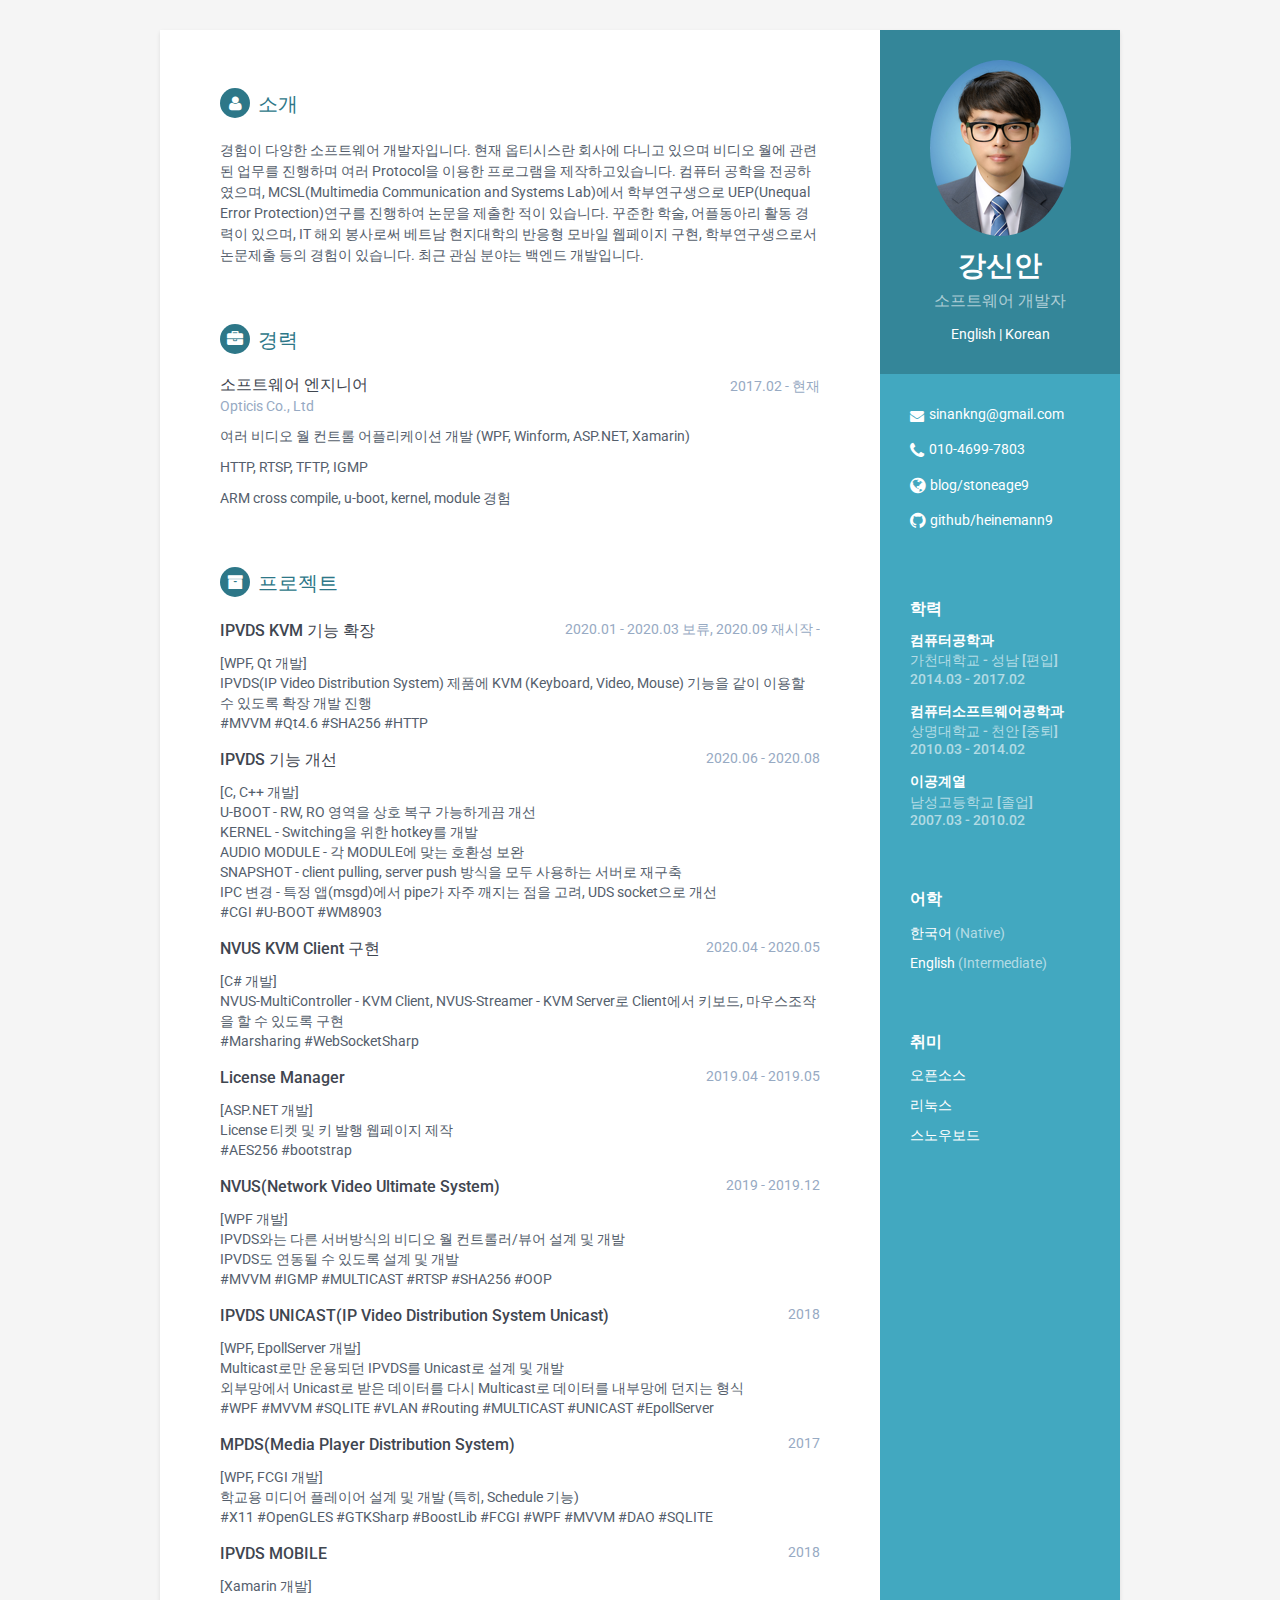
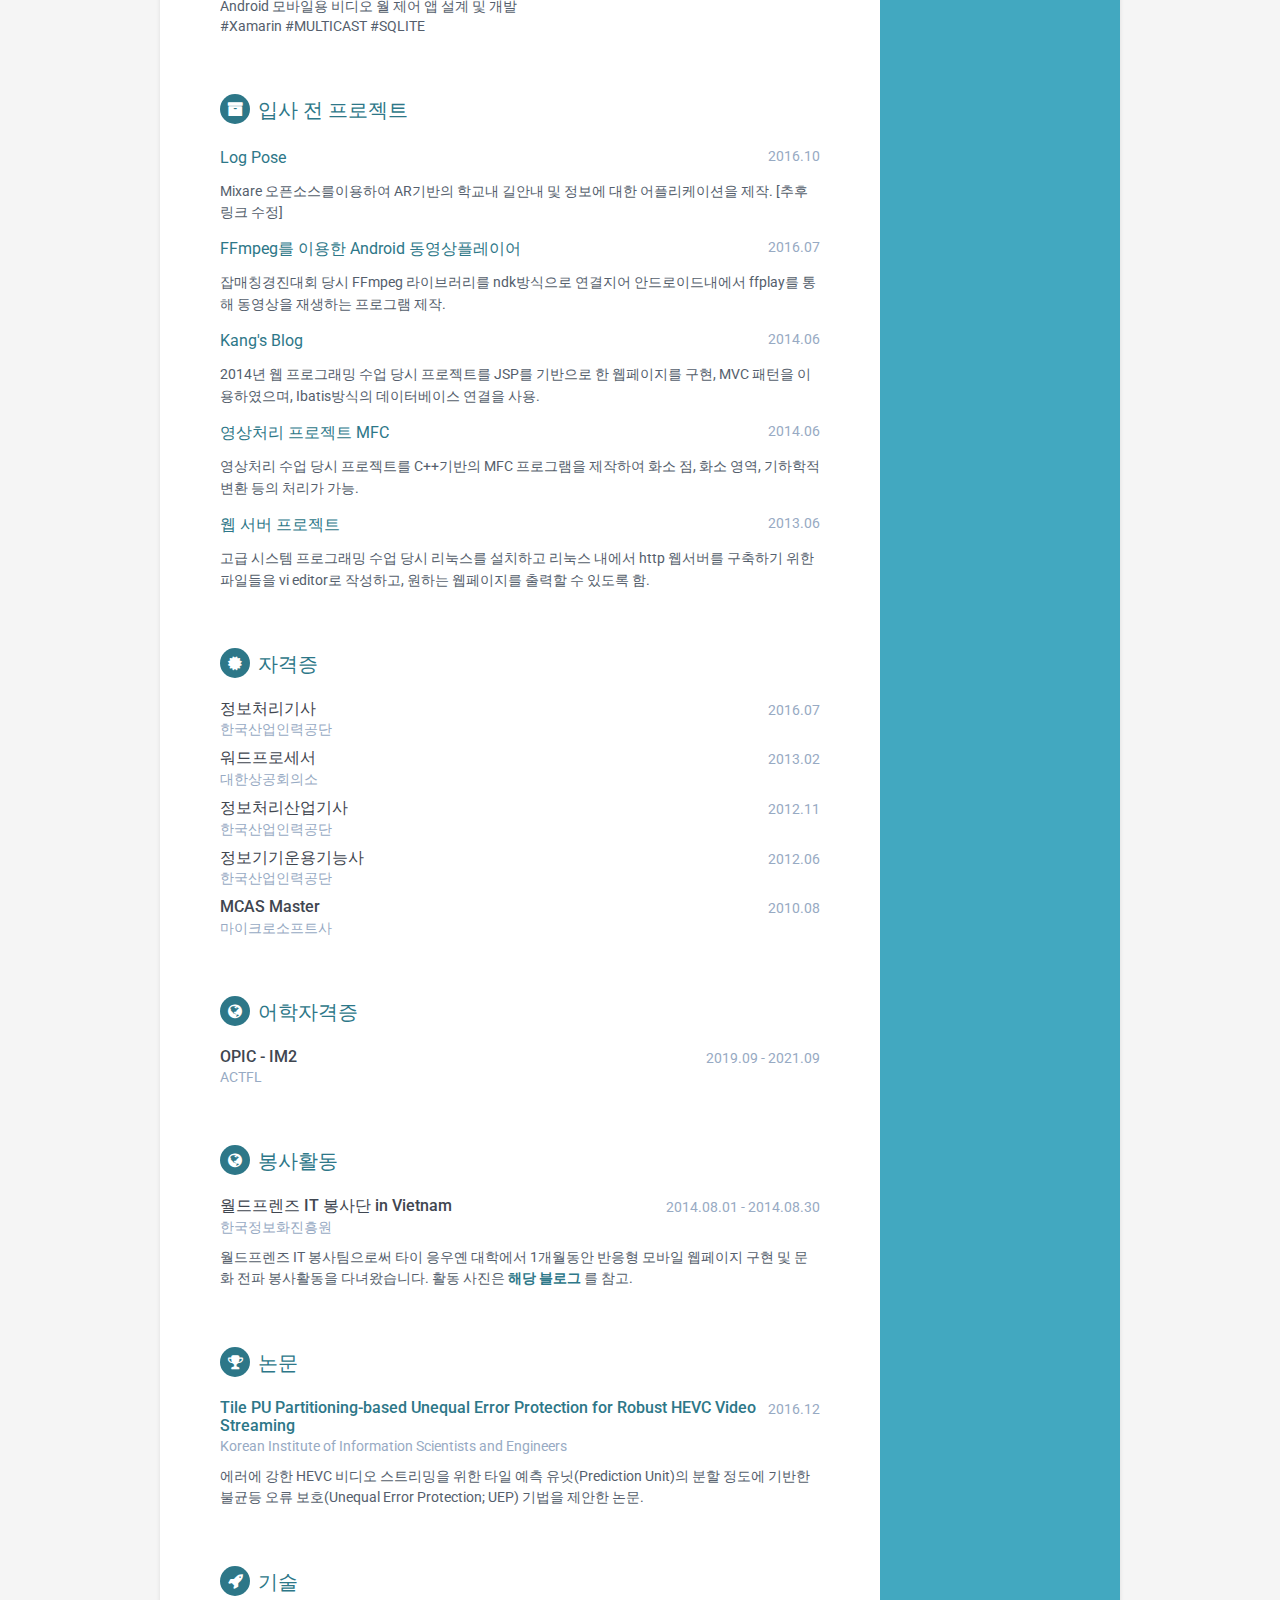
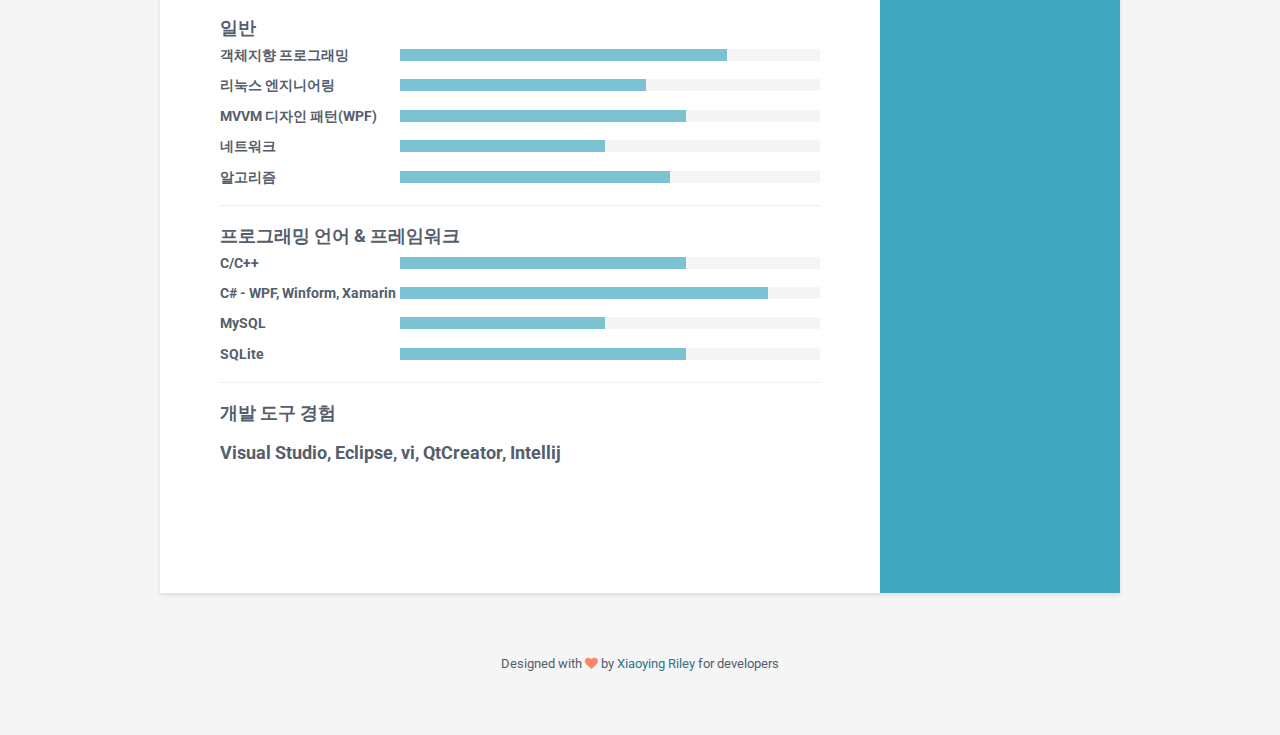
<file: ko/index.html>
﻿<!DOCTYPE html>
<!--[if IE 8]> <html lang="en" class="ie8"> <![endif]-->
<!--[if IE 9]> <html lang="en" class="ie9"> <![endif]-->
<!--[if !IE]><!-->
<html lang="en">
 <!--<![endif]-->
<head>
    <title>KSA port-folio</title>
    <!-- Meta -->
    <meta charset="utf-8">
    <meta http-equiv="X-UA-Compatible" content="IE=edge">
    <meta name="viewport" content="width=device-width, initial-scale=1.0">
    <meta name="description" content="Responsive HTML5 Resume/CV Template for Developers">
    <meta name="author" content="Xiaoying Riley at 3rd Wave Media">
    <link rel="shortcut icon" href="favicon.ico">
    <link href='https://fonts.googleapis.com/css?family=Roboto:400,500,400italic,300italic,300,500italic,700,700italic,900,900italic' rel='stylesheet' type='text/css'>
    <!-- Global CSS -->
    <link rel="stylesheet" href="../assets/plugins/bootstrap/css/bootstrap.min.css">
    <!-- Plugins CSS -->
    <link rel="stylesheet" href="../assets/plugins/font-awesome/css/font-awesome.css">

    <!-- Theme CSS -->
    <link id="theme-style" rel="stylesheet" href="../assets/css/styles.css">
    <!-- HTML5 shim and Respond.js for IE8 support of HTML5 elements and media queries -->
    <!--[if lt IE 9]>
      <script src="https://oss.maxcdn.com/html5shiv/3.7.2/html5shiv.min.js"></script>
      <script src="https://oss.maxcdn.com/respond/1.4.2/respond.min.js"></script>
    <![endif]-->
</head>
<body>
    <div class="wrapper">
        <div class="sidebar-wrapper">
            <div class="profile-container">
                <img class="profile" src="../assets/images/profile.png" alt="" />
                <h1 class="name">강신안</h1>
                <h3 class="tagline">소프트웨어 개발자</h3>
                <div class="lang-select">
                    <a href="../en/index.html">English</a> | <a href="../ko/index.html">Korean</a>
                </div>
            </div><!--//profile-container-->
            <div class="contact-container container-block">
                <ul class="list-unstyled contact-list">
                    <li class="email"><i class="fa fa-envelope"></i><a href="mailto: sinankng@gmail.com">sinankng@gmail.com</a></li>
                    <li class="phone"><i class="fa fa-phone"></i><a href="tel:010 4699 7803">010-4699-7803</a></li>
                    <li class="website"><i class="fa fa-globe"></i><a href="http://blog.naver.com/stoneage9" target="_blank">blog/stoneage9</a></li>
                    <li class="github"><i class="fa fa-github"></i><a href="https://github.com/heinemann9" target="_blank">github/heinemann9</a></li>
                </ul>
            </div><!--//contact-container-->
            <div class="education-container container-block">
                <h2 class="container-block-title">학력</h2>
                <div class="item">
                    <h4 class="degree">컴퓨터공학과</h4>
                    <h5 class="meta">가천대학교 - 성남 [편입]</h5>
                    <div class="time">2014.03 - 2017.02</div>
                </div><!--//item-->
                <div class="item">
                    <h4 class="degree">컴퓨터소프트웨어공학과</h4>
                    <h5 class="meta">상명대학교 - 천안 [중퇴]</h5>
                    <div class="time">2010.03 - 2014.02</div>
                </div><!--//item-->
                <div class="item">
                    <h4 class="degree">이공계열</h4>
                    <h5 class="meta">남성고등학교 [졸업]</h5>
                    <div class="time">2007.03 - 2010.02</div>
                </div><!--//item-->
            </div><!--//education-container-->
            <div class="languages-container container-block">
                <h2 class="container-block-title">어학</h2>
                <ul class="list-unstyled interests-list">
                    <li>한국어 <span class="lang-desc">(Native)</span></li>
                    <li>English <span class="lang-desc">(Intermediate)</span></li>
                </ul>
            </div><!--//interests-->
            <div class="interests-container container-block">
                <h2 class="container-block-title">취미</h2>
                <ul class="list-unstyled interests-list">
                    <li>오픈소스</li>
                    <li>리눅스</li>
                    <li>스노우보드</li>
                </ul>
            </div><!--//interests-->
        </div><!--//sidebar-wrapper-->
        <div class="main-wrapper">
            <section class="section summary-section">
                <h2 class="section-title"><i class="fa fa-user"></i>소개</h2>
                <div class="summary">
                    <p>경험이 다양한 소프트웨어 개발자입니다. 현재 옵티시스란 회사에 다니고 있으며 비디오 월에 관련된 업무를 진행하며 여러 Protocol을 이용한 프로그램을 제작하고있습니다. 컴퓨터 공학을 전공하였으며, MCSL(Multimedia Communication and Systems Lab)에서 학부연구생으로 UEP(Unequal Error Protection)연구를 진행하여 논문을 제출한 적이 있습니다. 꾸준한 학술, 어플동아리 활동 경력이 있으며, IT 해외 봉사로써 베트남 현지대학의 반응형 모바일 웹페이지 구현, 학부연구생으로서 논문제출 등의 경험이 있습니다. 최근 관심 분야는 백엔드 개발입니다. </p>
                </div><!--//summary-->
            </section><!--//section-->
            <section class="section experiences-section">
                <h2 class="section-title"><i class="fa fa-briefcase"></i>경력</h2>
                <div class="item">
                    <div class="meta">
                        <div class="upper-row">
                            <h3 class="job-title">소프트웨어 엔지니어</h3>
                            <div class="time">2017.02 - 현재</div>
                        </div><!--//upper-row-->
                        <div class="company">Opticis Co., Ltd</div>
                    </div><!--//meta-->
                    <div class="details">
                        <p>여러 비디오 월 컨트롤 어플리케이션 개발 (WPF, Winform, ASP.NET, Xamarin)</p>
                        <p>HTTP, RTSP, TFTP, IGMP</p>
                        <p>ARM cross compile, u-boot, kernel, module 경험</p>
                    </div><!--//details-->
                </div><!--//item-->
            </section><!--//section-->
            <section class="section projects-section">
                <h2 class="section-title"><i class="fa fa-archive"></i>프로젝트</h2>
                <div class="item">
                    <div class="meta">
                        <div class="upper-row">
                            <span class="job-title"><p>IPVDS KVM 기능 확장</p></span>
                            <div class="time">2020.01 - 2020.03 보류, 2020.09 재시작 - </div>
                            <div>[WPF, Qt 개발]</div>
                            <div>IPVDS(IP Video Distribution System) 제품에 KVM (Keyboard, Video, Mouse) 기능을 같이 이용할 수 있도록 확장 개발 진행</div>
                            <div>#MVVM #Qt4.6 #SHA256 #HTTP</div>
                        </div><!--//upper-row-->
                    </div><!--//meta-->
                </div><!--//item-->
                <div class="item">
                    <div class="meta">
                        <div class="upper-row">
                            <span class="job-title"><p>IPVDS 기능 개선</p></span>
                            <div class="time">2020.06 - 2020.08</div>
                            <div>[C, C++ 개발]</div>
                            <div>U-BOOT - RW, RO 영역을 상호 복구 가능하게끔 개선</div>
                            <div>KERNEL - Switching을 위한 hotkey를 개발</div>
                            <div>AUDIO MODULE - 각 MODULE에 맞는 호환성 보완</div>
                            <div>SNAPSHOT - client pulling, server push 방식을 모두 사용하는 서버로 재구축</div>
                            <div>IPC 변경 - 특정 앱(msgd)에서 pipe가 자주 깨지는 점을 고려, UDS socket으로 개선</div>
                            <div>#CGI #U-BOOT #WM8903</div>
                        </div><!--//upper-row-->
                    </div><!--//meta-->
                </div><!--//item-->
                <div class="item">
                    <div class="meta">
                        <div class="upper-row">
                            <span class="job-title"><p>NVUS KVM Client 구현</p></span>
                            <div class="time">2020.04 - 2020.05</div>
                            <div>[C# 개발]</div>
                            <div>NVUS-MultiController - KVM Client, NVUS-Streamer - KVM Server로 Client에서 키보드, 마우스조작을 할 수 있도록 구현</div>
                            <div>#Marsharing #WebSocketSharp</div>
                        </div><!--//upper-row-->
                    </div><!--//meta-->
                </div><!--//item-->
                <div class="item">
                    <div class="meta">
                        <div class="upper-row">
                            <span class="job-title"><p>License Manager</p></span>
                            <div class="time">2019.04 - 2019.05</div>
                            <div>[ASP.NET 개발]</div>
                            <div>License 티켓 및 키 발행 웹페이지 제작</div>
                            <div>#AES256 #bootstrap</div>
                        </div><!--//upper-row-->
                    </div><!--//meta-->
                </div><!--//item-->
                <div class="item">
                    <div class="meta">
                        <div class="upper-row">
                            <span class="job-title"><p>NVUS(Network Video Ultimate System)</p></span>
                            <div class="time">2019 - 2019.12</div>
                            <div>[WPF 개발]</div>
                            <div>IPVDS와는 다른 서버방식의 비디오 월 컨트롤러/뷰어 설계 및 개발</div>
                            <div>IPVDS도 연동될 수 있도록 설계 및 개발</div>
                            <div>#MVVM #IGMP #MULTICAST #RTSP #SHA256 #OOP</div>
                        </div><!--//upper-row-->
                    </div><!--//meta-->
                </div><!--//item-->
                <div class="item">
                    <div class="meta">
                        <div class="upper-row">
                            <span class="job-title"><p>IPVDS UNICAST(IP Video Distribution System Unicast)</p></span>
                            <div class="time">2018</div>
                            <div>[WPF, EpollServer 개발]</div>
                            <div>Multicast로만 운용되던 IPVDS를 Unicast로 설계 및 개발</div>
                            <div>외부망에서 Unicast로 받은 데이터를 다시 Multicast로 데이터를 내부망에 던지는 형식</div>
                            <div>#WPF #MVVM #SQLITE #VLAN #Routing #MULTICAST #UNICAST #EpollServer</div>
                        </div><!--//upper-row-->
                    </div><!--//meta-->
                </div><!--//item-->
                <div class="item">
                    <div class="meta">
                        <div class="upper-row">
                            <span class="job-title"><p>MPDS(Media Player Distribution System)</p></span>
                            <div class="time">2017</div>
                            <div>[WPF, FCGI 개발]</div>
                            <div>학교용 미디어 플레이어 설계 및 개발 (특히, Schedule 기능)</div>
                            <div>#X11 #OpenGLES #GTKSharp #BoostLib #FCGI #WPF #MVVM #DAO #SQLITE</div>
                        </div><!--//upper-row-->
                    </div><!--//meta-->
                </div><!--//item-->
                <div class="item">
                    <div class="meta">
                        <div class="upper-row">
                            <span class="job-title"><p>IPVDS MOBILE</p></span>
                            <div class="time">2018</div>
                            <div>[Xamarin 개발]</div>
                            <div>Android 모바일용 비디오 월 제어 앱 설계 및 개발</div>
                            <div>#Xamarin #MULTICAST #SQLITE</div>
                        </div><!--//upper-row-->
                    </div><!--//meta-->
                </div><!--//item-->
            </section><!--//section-->
            <section class="section projects-section">
                <h2 class="section-title"><i class="fa fa-archive"></i>입사 전 프로젝트</h2>
                <div class="item">
                    <div class="meta">
                        <div class="upper-row">
                            <span class="project-title"><p><a href="https://github.com/heinemann9/AndroidAR_test_3" target="_blank">Log Pose</a></p></span>
                            <div class="time">2016.10</div>
                            <span class="project-tagline">Mixare 오픈소스를이용하여 AR기반의 학교내 길안내 및 정보에 대한 어플리케이션을 제작. [추후 링크 수정]</span>
                        </div><!--//upper-row-->
                    </div><!--//meta-->
                </div><!--//item-->
                <div class="item">
                    <div class="meta">
                        <div class="upper-row">
                            <span class="project-title"><p><a href="http://stoneage9.blog.me/220839114990" target="_blank">FFmpeg를 이용한 Android 동영상플레이어</a></p></span>
                            <div class="time">2016.07</div>
                            <span class="project-tagline">잡매칭경진대회 당시 FFmpeg 라이브러리를 ndk방식으로 연결지어 안드로이드내에서 ffplay를 통해 동영상을 재생하는 프로그램 제작.</span>
                        </div><!--//upper-row-->
                    </div><!--//meta-->
                </div><!--//item-->
                <div class="item">
                    <div class="meta">
                        <div class="upper-row">
                            <span class="project-title"><p><a href="http://stoneage9.blog.me/220043669427" target="_blank">Kang's Blog</a></p></span>
                            <div class="time">2014.06</div>
                            <span class="project-tagline">2014년 웹 프로그래밍 수업 당시 프로젝트를 JSP를 기반으로 한 웹페이지를 구현, MVC 패턴을 이용하였으며, Ibatis방식의 데이터베이스 연결을 사용.</span>
                        </div><!--//upper-row-->
                    </div><!--//meta-->
                </div><!--//item-->
                <div class="item">
                    <div class="meta">
                        <div class="upper-row">
                            <span class="project-title"><p><a href="http://stoneage9.blog.me/220029025721" target="_blank">영상처리 프로젝트 MFC</a></p></span>
                            <div class="time">2014.06</div>
                            <span class="project-tagline">영상처리 수업 당시 프로젝트를 C++기반의 MFC 프로그램을 제작하여 화소 점, 화소 영역, 기하학적 변환 등의 처리가 가능.</span>
                        </div><!--//upper-row-->
                    </div><!--//meta-->
                </div><!--//item-->
                <div class="item">
                    <div class="meta">
                        <div class="upper-row">
                            <span class="project-title"><p><a href="http://stoneage9.blog.me/40201644459" target="_blank">웹 서버 프로젝트</a></p></span>
                            <div class="time">2013.06</div>
                            <span class="project-tagline">고급 시스템 프로그래밍 수업 당시 리눅스를 설치하고 리눅스 내에서 http 웹서버를 구축하기 위한 파일들을 vi editor로 작성하고, 원하는 웹페이지를 출력할 수 있도록 함.</span>
                        </div><!--//upper-row-->
                    </div><!--//meta-->
                </div><!--//item-->
            </section><!--//section-->
            <section class=" certificate-section section">
                <h2 class="section-title"><i class="fa fa-certificate"></i>자격증</h2>
                <div class="item">
                    <div class="meta">
                        <div class="upper-row">
                            <h3 class="job-title">정보처리기사</h3>
                            <div class="time">2016.07</div>
                        </div>
                        <div class="company">한국산업인력공단</div>
                    </div>
                </div>
                <div class="item">
                    <div class="meta">
                        <div class="upper-row">
                            <h3 class="job-title">워드프로세서</h3>
                            <div class="time">2013.02</div>
                        </div>
                        <div class="company">대한상공회의소</div>
                    </div>
                </div>
                <div class="item">
                    <div class="meta">
                        <div class="upper-row">
                            <h3 class="job-title">정보처리산업기사</h3>
                            <div class="time">2012.11</div>
                        </div>
                        <div class="company">한국산업인력공단</div>
                    </div>
                </div>
                <div class="item">
                    <div class="meta">
                        <div class="upper-row">
                            <h3 class="job-title">정보기기운용기능사</h3>
                            <div class="time">2012.06</div>
                        </div>
                        <div class="company">한국산업인력공단</div>
                    </div>
                </div>
                <div class="item">
                    <div class="meta">
                        <div class="upper-row">
                            <h3 class="job-title">MCAS Master</h3>
                            <div class="time">2010.08</div>
                        </div>
                        <div class="company">마이크로소프트사</div>
                    </div>
                </div>
            </section>
            <section class="volunteer-section section">
                <h2 class="section-title"><i class="fa fa-globe"></i>어학자격증</h2>
                <div class="item">
                    <div class="meta">
                        <div class="upper-row">
                            <h3 class="job-title">OPIC - IM2</h3>
                            <div class="time">2019.09 - 2021.09</div>
                        </div><!--//upper-row-->
                        <div class="company">ACTFL</div>
                    </div><!--//meta-->
                </div><!--//item-->
            </section>
            <section class="volunteer-section section">
                <h2 class="section-title"><i class="fa fa-globe"></i>봉사활동</h2>
                <div class="item">
                    <div class="meta">
                        <div class="upper-row">
                            <h3 class="job-title">월드프렌즈 IT 봉사단 in Vietnam</h3>
                            <div class="time">2014.08.01 - 2014.08.30</div>
                        </div><!--//upper-row-->
                        <div class="company">한국정보화진흥원</div>
                    </div><!--//meta-->
                    <div class="details">
                        <p>
                            월드프렌즈 IT 봉사팀으로써 타이 응우옌 대학에서 1개월동안 반응형 모바일 웹페이지 구현 및 문화 전파 봉사활동을 다녀왔습니다. 활동 사진은
                            <a href="http://stoneage9.blog.me/220245616722" target="_blank"><b>해당 블로그</b></a>
                            를 참고.
                        </p>
                    </div><!--//details-->
                </div><!--//item-->
            </section>
            <section class="awards-section section">
                <h2 class="section-title"><i class="fa fa-trophy"></i>논문</h2>
                <div class="item">
                    <div class="meta">
                        <div class="upper-row">
                            <h3 class="job-title"><a href="http://mcsl.gachon.ac.kr/wordpress/wp-content/uploads/2015/10/FN_1612192132717.pdf" target="_blank">Tile PU Partitioning-based Unequal Error Protection for Robust HEVC Video Streaming</a></h3>
                            <div class="time">2016.12</div>
                        </div>
                        <div class="company">Korean Institute of Information Scientists and Engineers</div>
                        <div class="details">
                            <p>에러에 강한 HEVC 비디오 스트리밍을 위한 타일 예측 유닛(Prediction Unit)의 분할 정도에 기반한 불균등 오류 보호(Unequal Error Protection; UEP) 기법을 제안한 논문.</p>
                        </div><!--//details-->
                    </div>
                </div>
            </section>
            <section class="skills-section section">
                <h2 class="section-title"><i class="fa fa-rocket"></i>기술</h2>
                <div class="skillset">
                    <div class="intro">
                        <h4 class="sub-title">일반</h4>
                    </div>
                    <div class="item">
                        <h3 class="level-title">객체지향 프로그래밍</h3>
                        <div class="level-bar">
                            <div class="level-bar-inner" data-level="80%"></div>
                        </div><!--//level-bar-->
                    </div><!--//item-->

                    <div class="item">
                        <h3 class="level-title">리눅스 엔지니어링</h3>
                        <div class="level-bar">
                            <div class="level-bar-inner" data-level="60%">
                            </div>
                        </div><!--//level-bar-->
                    </div><!--//item-->

                    <div class="item">
                        <h3 class="level-title">MVVM 디자인 패턴(WPF)</h3>
                        <div class="level-bar">
                            <div class="level-bar-inner" data-level="70%">
                            </div>
                        </div><!--//level-bar-->
                    </div><!--//item-->
                    <div class="item">
                        <h3 class="level-title">네트워크</h3>
                        <div class="level-bar">
                            <div class="level-bar-inner" data-level="50%">
                            </div>
                        </div><!--//level-bar-->
                    </div><!--//item-->
                    <div class="item">
                        <h3 class="level-title">알고리즘</h3>
                        <div class="level-bar">
                            <div class="level-bar-inner" data-level="66%">
                            </div>
                        </div><!--//level-bar-->
                    </div><!--//item-->
                </div>
                <hr />
                <div class="skillset">
                    <div class="intro">
                        <h4 class="sub-title">프로그래밍 언어 & 프레임워크</h4>
                    </div>
                    <div class="item">
                        <h3 class="level-title">C/C++</h3>
                        <div class="level-bar">
                            <div class="level-bar-inner" data-level="70%"></div>
                        </div><!--//level-bar-->
                    </div><!--//item-->
                    <div class="item">
                        <h3 class="level-title">C# - WPF, Winform, Xamarin</h3>
                        <div class="level-bar">
                            <div class="level-bar-inner" data-level="90%"></div>
                        </div><!--//level-bar-->
                    </div><!--//item-->
                    <div class="item">
                        <h3 class="level-title">MySQL</h3>
                        <div class="level-bar">
                            <div class="level-bar-inner" data-level="50%">
                            </div>
                        </div><!--//level-bar-->
                    </div><!--//item-->
                    <div class="item">
                        <h3 class="level-title">SQLite</h3>
                        <div class="level-bar">
                            <div class="level-bar-inner" data-level="70%">
                            </div>
                        </div><!--//level-bar-->
                    </div><!--//item-->
                    <hr />
                    <div class="skillset">
                        <div class="intro">
                            <h4 class="sub-title">개발 도구 경험</h4>
                        </div>
                        <div class="item">
                            <h4>Visual Studio, Eclipse, vi, QtCreator, Intellij</h4>
                        </div><!--//item-->
                    </div>
            </section><!--//skills-section-->
        </div><!--//main-body-->
    </div>
    <footer class="footer">
        <div class="text-center">
            <!--/* This template is released under the Creative Commons Attribution 3.0 License. Please keep the attribution link below when using for your own project. Thank you for your support. :) If you'd like to use the template without the attribution, you can check out other license options via our website: themes.3rdwavemedia.com */-->
            <small class="copyright">Designed with <i class="fa fa-heart"></i> by <a href="http://themes.3rdwavemedia.com" target="_blank">Xiaoying Riley</a> for developers</small>
        </div><!--//container-->
    </footer><!--//footer-->
    <!-- Javascript -->
    <script type="text/javascript" src="../assets/plugins/jquery-1.11.3.min.js"></script>
    <script type="text/javascript" src="../assets/plugins/bootstrap/js/bootstrap.min.js"></script>
    <!-- custom js -->
    <script type="text/javascript" src="../assets/js/main.js"></script>
</body>
</html>
</file>
<file: assets/css/styles.css>
/*   
 * Template Name: Orbit - Responsive Resume/CV Template for Developers
 * Version: 1.0
 * Author: Xiaoying Riley
 * Twitter: @3rdwave_themes
 * License: Creative Commons Attribution 3.0 License
 * Website: http://themes.3rdwavemedia.com/
*/
/* styles.css */
/* ======= Base ======= */
body {
  font-family: 'Roboto', sans-serif;
  color: #545E6C;
  background: #f5f5f5;
  font-size: 14px;
  padding: 30px;
  -webkit-font-smoothing: antialiased;
  -moz-osx-font-smoothing: grayscale;
}
h1,
h2,
h3,
h4,
h5,
h6 {
  font-weight: 700;
}
a {
  color: #2d7788;
  -webkit-transition: all 0.4s ease-in-out;
  -moz-transition: all 0.4s ease-in-out;
  -ms-transition: all 0.4s ease-in-out;
  -o-transition: all 0.4s ease-in-out;
}
a:hover {
  text-decoration: underline;
  color: #1a454f;
}
a:focus {
  text-decoration: none;
}
p {
  line-height: 1.5;
}
.wrapper {
  background: #42A8C0;
  max-width: 960px;
  margin: 0 auto;
  position: relative;
  -webkit-box-shadow: 0px 2px 4px rgba(0, 0, 0, 0.1);
  -moz-box-shadow: 0px 2px 4px rgba(0, 0, 0, 0.1);
  box-shadow: 0px 2px 4px rgba(0, 0, 0, 0.1);
}
.sidebar-wrapper {
  background: #42A8C0;
  position: absolute;
  right: 0;
  width: 240px;
  height: 100%;
  min-height: 800px;
  color: #fff;
}
.sidebar-wrapper a {
  color: #fff;
}
.sidebar-wrapper .profile-container {
  padding: 30px;
  background: rgba(0, 0, 0, 0.2);
  text-align: center;
  color: #fff;
}
.sidebar-wrapper .profile-container .lang-select {
  margin-top: 15px;
}
.sidebar-wrapper .name {
  font-size: 28px;
  font-weight: 900;
  margin-top: 0;
  margin-bottom: 10px;
}
.sidebar-wrapper .tagline {
  color: rgba(255, 255, 255, 0.6);
  font-size: 16px;
  font-weight: 400;
  margin-top: 0;
  margin-bottom: 0;
}
.sidebar-wrapper .profile {
  margin-bottom: 15px;
}
.sidebar-wrapper .contact-list .fa {
  margin-right: 5px;
  font-size: 18px;
  vertical-align: middle;
}
.sidebar-wrapper .contact-list li {
  margin-bottom: 15px;
}
.sidebar-wrapper .contact-list li:last-child {
  margin-bottom: 0;
}
.sidebar-wrapper .contact-list .email .fa {
  font-size: 14px;
}
.sidebar-wrapper .container-block {
  padding: 30px;
}
.sidebar-wrapper .container-block-title {
  text-transform: uppercase;
  font-size: 16px;
  font-weight: 700;
  margin-top: 0;
  margin-bottom: 15px;
}
.sidebar-wrapper .degree {
  font-size: 14px;
  margin-top: 0;
  margin-bottom: 5px;
}
.sidebar-wrapper .education-container .item {
  margin-bottom: 15px;
}
.sidebar-wrapper .education-container .item:last-child {
  margin-bottom: 0;
}
.sidebar-wrapper .education-container .meta {
  color: rgba(255, 255, 255, 0.6);
  font-weight: 500;
  margin-bottom: 0px;
  margin-top: 0;
}
.sidebar-wrapper .education-container .time {
  color: rgba(255, 255, 255, 0.6);
  font-weight: 500;
  margin-bottom: 0px;
}
.sidebar-wrapper .languages-container .lang-desc {
  color: rgba(255, 255, 255, 0.6);
}
.sidebar-wrapper .languages-list {
  margin-bottom: 0;
}
.sidebar-wrapper .languages-list li {
  margin-bottom: 10px;
}
.sidebar-wrapper .languages-list li:last-child {
  margin-bottom: 0;
}
.sidebar-wrapper .interests-list {
  margin-bottom: 0;
}
.sidebar-wrapper .interests-list li {
  margin-bottom: 10px;
}
.sidebar-wrapper .interests-list li:last-child {
  margin-bottom: 0;
}
.main-wrapper {
  background: #fff;
  padding: 60px;
  padding-right: 300px;
}
.main-wrapper .section-title {
  text-transform: uppercase;
  font-size: 20px;
  font-weight: 500;
  color: #2d7788;
  position: relative;
  margin-top: 0;
  margin-bottom: 20px;
}
.main-wrapper .section-title .fa {
  width: 30px;
  height: 30px;
  margin-right: 8px;
  display: inline-block;
  color: #fff;
  -webkit-border-radius: 50%;
  -moz-border-radius: 50%;
  -ms-border-radius: 50%;
  -o-border-radius: 50%;
  border-radius: 50%;
  -moz-background-clip: padding;
  -webkit-background-clip: padding-box;
  background-clip: padding-box;
  background: #2d7788;
  text-align: center;
  padding-top: 8px;
  font-size: 16px;
  position: relative;
  top: -2px;
}
.main-wrapper .section {
  margin-bottom: 60px;
}
.main-wrapper .experiences-section .item {
  margin-bottom: 30px;
}
.main-wrapper .upper-row {
  position: relative;
  overflow: hidden;
  margin-bottom: 2px;
}
.main-wrapper .job-title {
  color: #3F4650;
  font-size: 16px;
  margin-top: 0;
  margin-bottom: 0;
  font-weight: 500;
}
.main-wrapper .time {
  position: absolute;
  right: 0;
  top: 0;
  color: #97AAC3;
}
.main-wrapper .company {
  margin-bottom: 10px;
  color: #97AAC3;
}
.main-wrapper .project-title {
  font-size: 16px;
  font-weight: 400;
  margin-top: 0;
  margin-bottom: 5px;
}
.main-wrapper .projects-section .intro {
  margin-bottom: 30px;
}
.main-wrapper .projects-section .item {
  margin-bottom: 15px;
}
.skillset .item {
  margin-bottom: 15px;
  overflow: hidden;
}
.skillset .level-title {
  font-size: 14px;
  margin-top: 0;
  margin-bottom: 12px;
}
.skillset .level-bar {
  height: 12px;
  background: #f5f5f5;
}
.skillset .level-bar-inner {
  height: 12px;
  background: #7bc2d3;
}
.footer {
  padding: 30px;
  padding-top: 60px;
}
.footer .copyright {
  line-height: 1.6;
  color: #545E6C;
  font-size: 13px;
}
.footer .fa-heart {
  color: #fb866a;
}
/* Extra small devices (phones, less than 768px) */
@media (max-width: 767px) {
  .sidebar-wrapper {
    position: static;
    width: inherit;
  }
  .main-wrapper {
    padding: 30px;
  }
  .main-wrapper .time {
    position: static;
    display: block;
    margin-top: 5px;
  }
  .main-wrapper .upper-row {
    margin-bottom: 0;
  }
}
/* Small devices (tablets, 768px and up) */
/* Medium devices (desktops, 992px and up) */
@media (min-width: 992px) {
  .skillset .level-title {
    display: inline-block;
    float: left;
    width: 30%;
    margin-bottom: 0;
  }
  .skillset .level-bar {
    display: inline-block;
    width: 70%;
    float: left;
    position: relative;
    top: 1px;
  }
}
/* Large devices (large desktops, 1200px and up) */
/* Ex-Large devices (large desktops, 1200px and up) */
</file>
